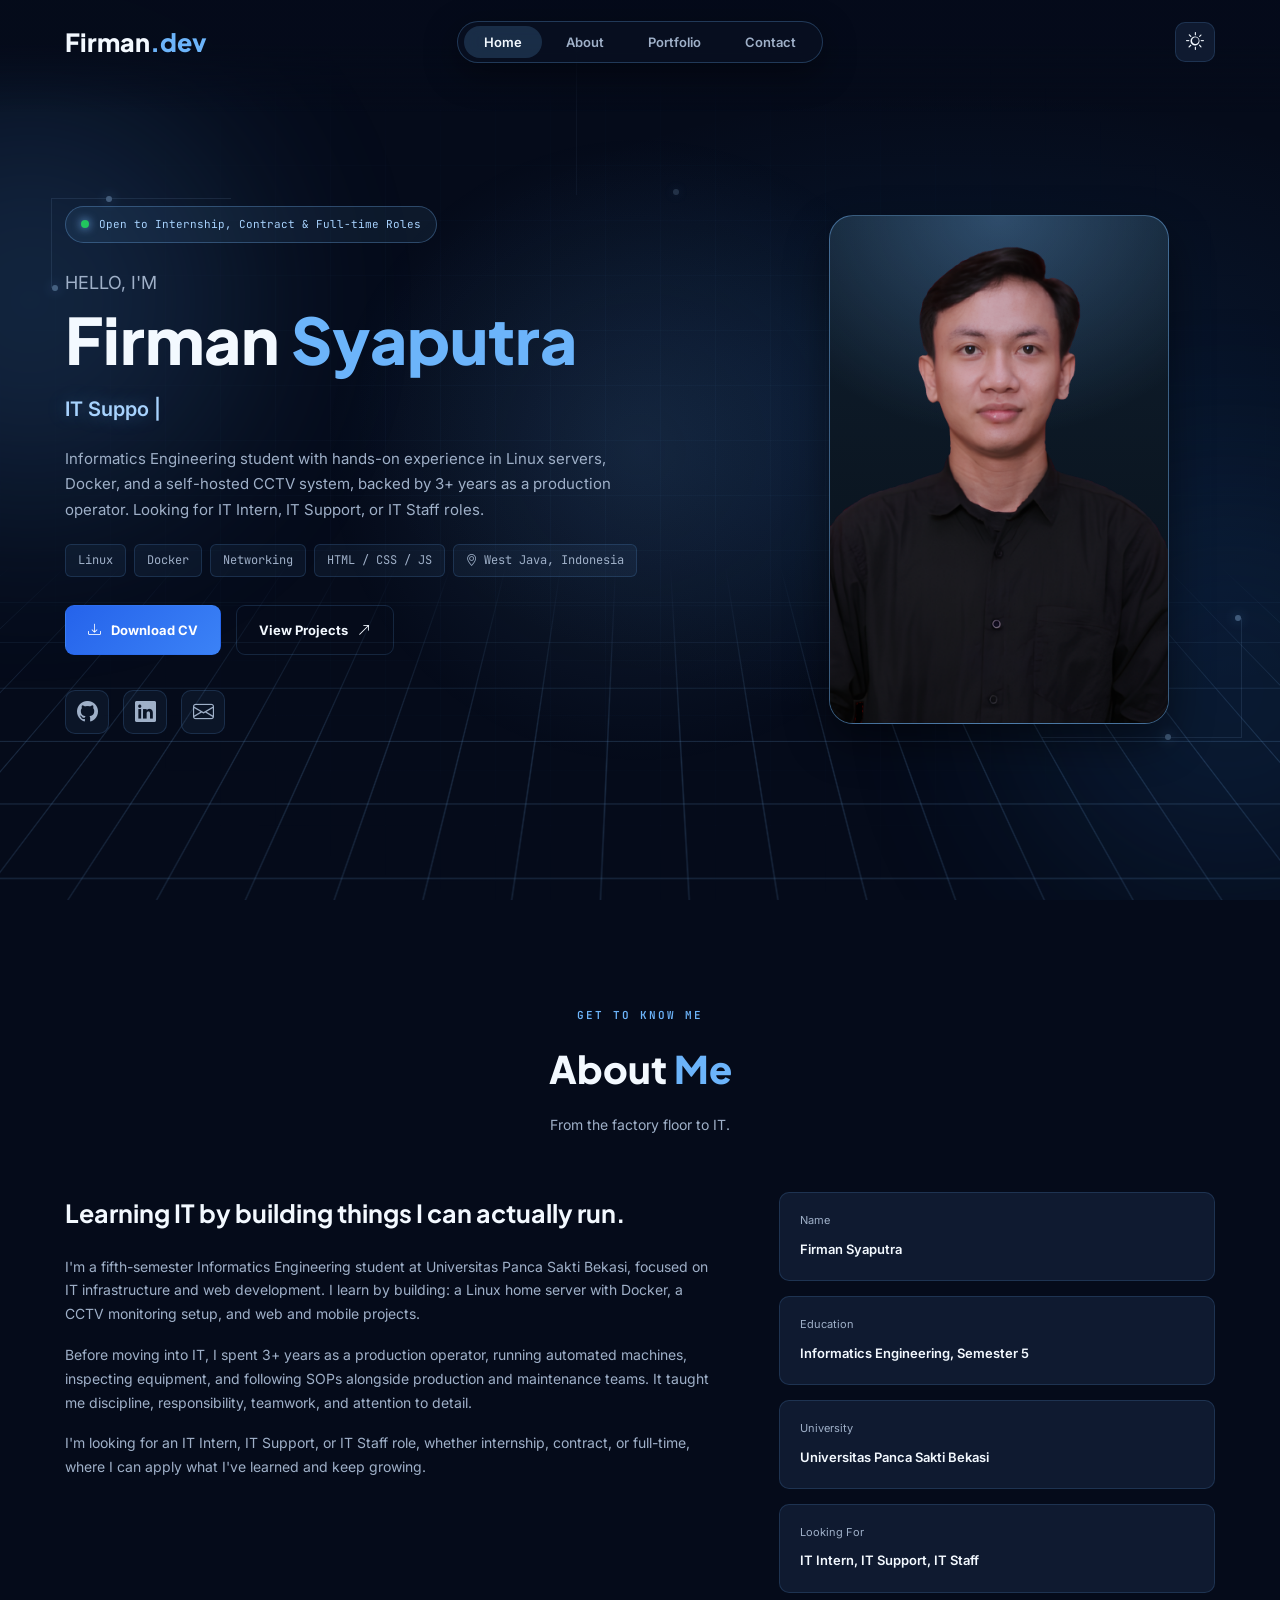
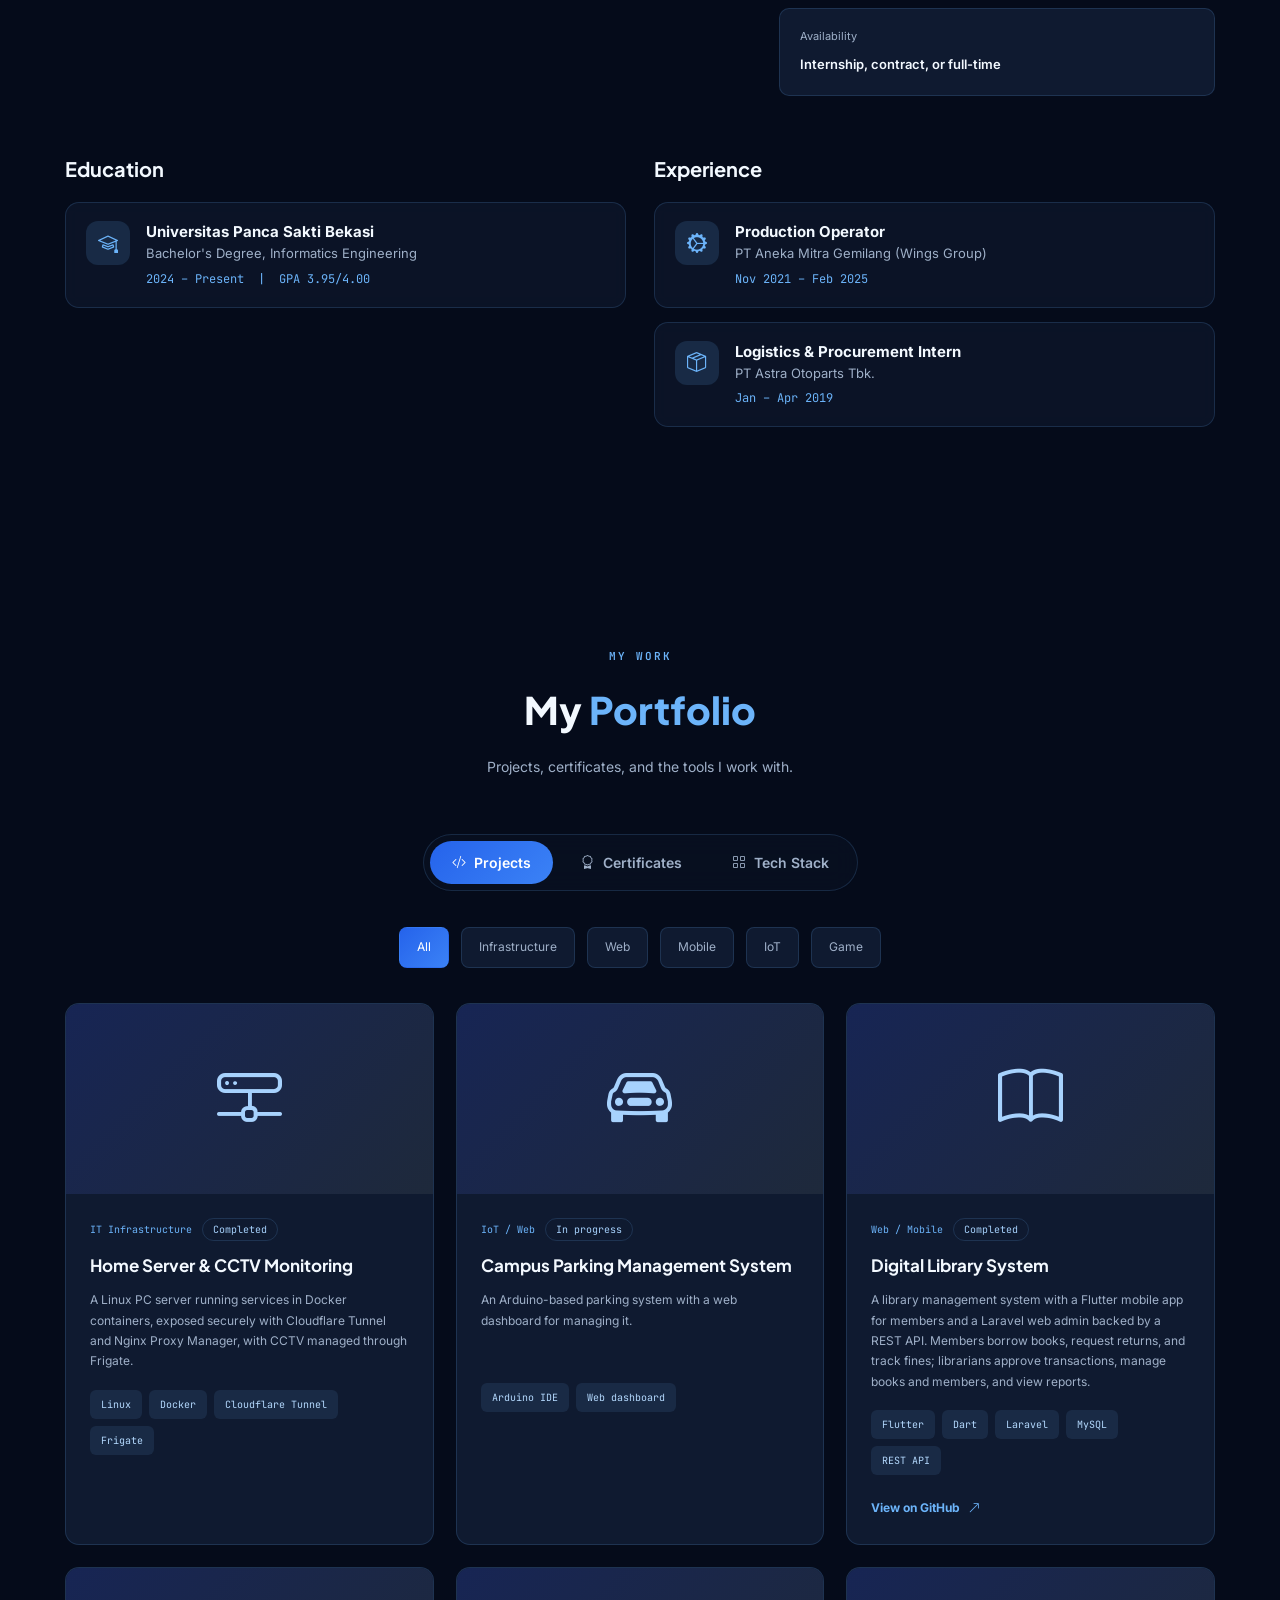
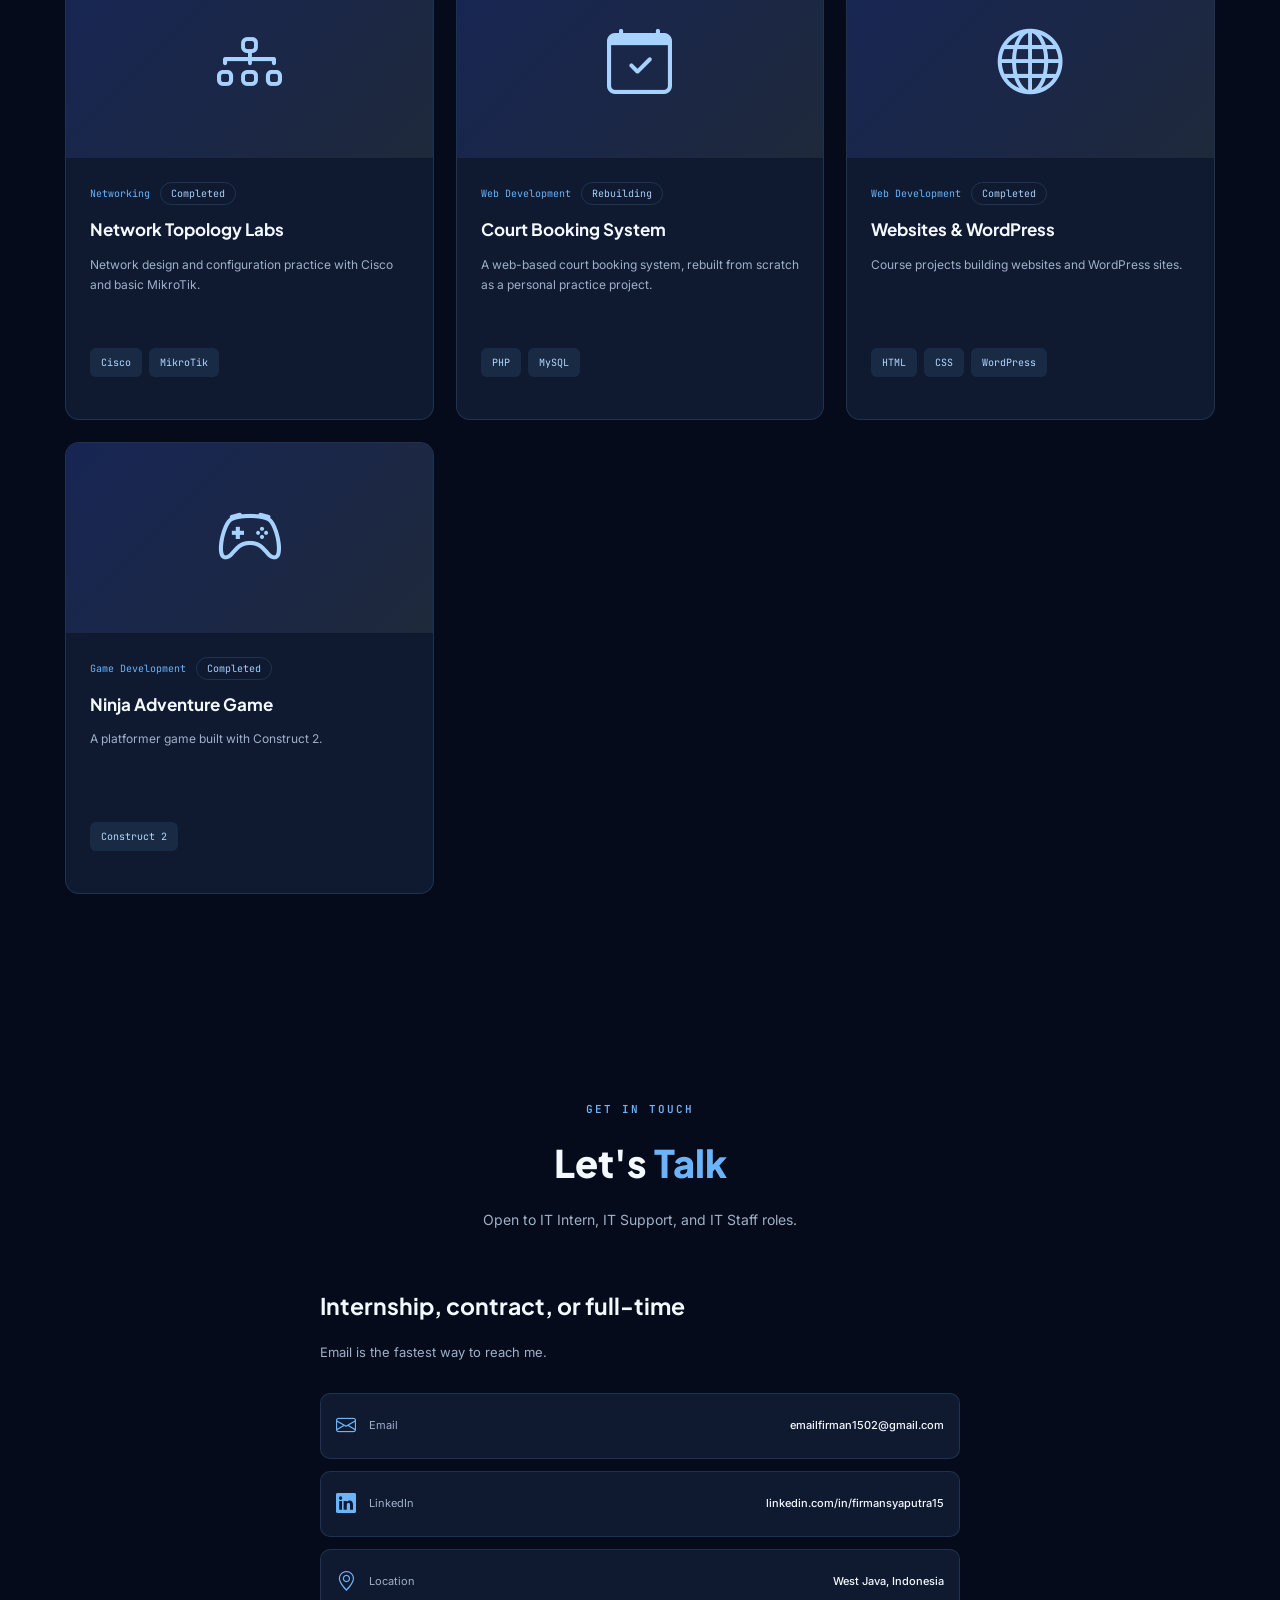
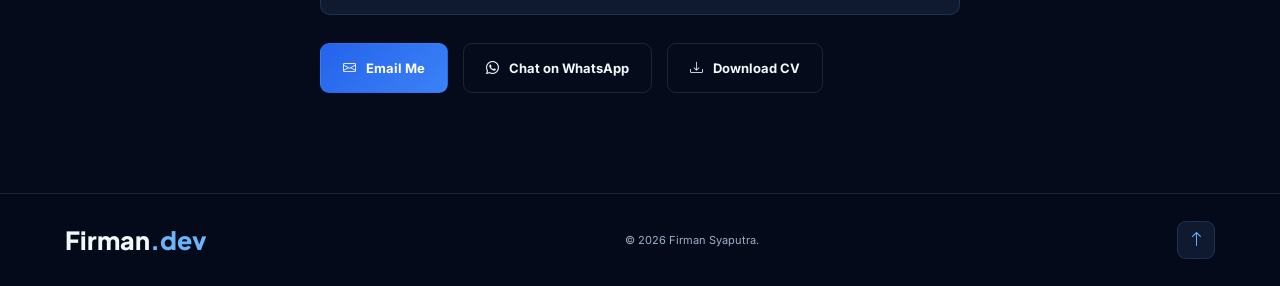
<file: index.html>
<!DOCTYPE html>
<html lang="en">
<head>
    <meta charset="UTF-8">
    <meta name="viewport" content="width=device-width, initial-scale=1.0">

    <meta name="description" content="Firman Syaputra - Informatics Engineering student open to IT Intern, IT Support, and IT Staff roles.">
    <meta name="author" content="Firman Syaputra">

    <title>Firman Syaputra | IT Support &amp; Web Development</title>

    <!-- Google Fonts -->
    <link rel="preconnect" href="https://fonts.googleapis.com">
    <link rel="preconnect" href="https://fonts.gstatic.com" crossorigin>

    <link href="https://fonts.googleapis.com/css2?family=Inter:wght@400;500;600;700&family=JetBrains+Mono:wght@400;500;600&family=Plus+Jakarta+Sans:wght@400;500;600;700;800&display=swap" rel="stylesheet">

    <!-- Bootstrap Icons -->
    <link rel="stylesheet" href="https://cdn.jsdelivr.net/npm/bootstrap-icons@1.11.3/font/bootstrap-icons.min.css">

    <!-- Main CSS -->
    <link rel="stylesheet" href="assets/css/style.css">
</head>

<body>
    <canvas id="starfield" aria-hidden="true"></canvas>

    <!-- ================= NAVBAR ================= -->
    <header class="header">
        <nav class="navbar container">
            <a href="#home" class="logo">Firman<span>.dev</span></a>

            <ul class="nav-menu">
                <li><a href="#home" class="nav-link active">Home</a></li>
                <li><a href="#about" class="nav-link">About</a></li>
                <li><a href="#projects" class="nav-link">Portfolio</a></li>
                <li><a href="#contact" class="nav-link">Contact</a></li>
            </ul>

            <div class="nav-actions">
                <button class="theme-toggle" id="theme-toggle" aria-label="Toggle theme">
                    <i class="bi bi-sun"></i>
                </button>

                <button class="menu-toggle" id="menu-toggle" aria-label="Toggle navigation">
                    <i class="bi bi-list"></i>
                </button>
            </div>
        </nav>
    </header>


    <main>

        
        <!-- ================= HERO ================= -->
        <section class="hero section" id="home">

            <!-- Technology Background -->
            <div class="hero-tech-bg" aria-hidden="true">
                <div class="network-nodes">
                <span></span><span></span>
                <span></span><span></span>
                <span></span><span></span>
                <span></span><span></span>
            </div>

            <svg class="network-lines" viewBox="0 0 1000 600" preserveAspectRatio="none">
                <line x1="120" y1="120" x2="280" y2="210" />
                <line x1="280" y1="210" x2="480" y2="90" />
                <line x1="120" y1="120" x2="180" y2="390" />
                <line x1="180" y1="390" x2="420" y2="450" />
                <line x1="420" y1="450" x2="650" y2="240" />
                <line x1="650" y1="240" x2="850" y2="130" />
                <line x1="650" y1="240" x2="750" y2="480" />
            </svg>

                <div class="tech-grid"></div>
                <div class="tech-glow tech-glow-one"></div>
                <div class="tech-glow tech-glow-two"></div>

                <div class="circuit-lines">
                    <span class="circuit circuit-one"></span>
                    <span class="circuit circuit-two"></span>
                    <span class="circuit circuit-three"></span>
                </div>

                <div class="tech-particles">
                    <span></span>
                    <span></span>
                    <span></span>
                    <span></span>
                    <span></span>
                    <span></span>
                </div>

                <div class="floating-code code-one">&lt;html&gt;</div>
                <div class="floating-code code-four">&lt;/&gt;</div>

            </div>

            <div class="container hero-container">

                <!-- Hero Text -->
                <div class="hero-content">

                    <span class="section-tag">
                        <span class="status-dot"></span>
                        Open to Internship, Contract &amp; Full-time Roles
                    </span>

                    <p class="hero-greeting">HELLO, I'M</p>

                    <h1>
                        Firman <span>Syaputra</span>
                    </h1>

                    <h2 class="hero-role">
                        <span id="typing-text">IT Support &amp; Infrastructure</span>
                        <span class="typing-cursor">|</span>
                    </h2>

                    <p class="hero-description">
                        Informatics Engineering student with hands-on experience in
                        Linux servers, Docker, and a self-hosted CCTV system, backed by
                        3+ years as a production operator. Looking for IT Intern,
                        IT Support, or IT Staff roles.
                    </p>

                    <ul class="hero-skills" aria-label="Key skills">
                        <li>Linux</li>
                        <li>Docker</li>
                        <li>Networking</li>
                        <li>HTML / CSS / JS</li>
                        <li><i class="bi bi-geo-alt"></i> West Java, Indonesia</li>
                    </ul>

                    <div class="hero-buttons">

                        <a href="assets/Firman-Syaputra-CV.pdf" class="btn btn-primary" download>
                            <i class="bi bi-download"></i>
                            Download CV
                        </a>

                        <a href="#projects" class="btn btn-outline">
                            View Projects
                            <i class="bi bi-arrow-up-right"></i>
                        </a>

                    </div>

                    <div class="hero-socials">

                        <a href="https://github.com/fayermennn28" target="_blank" rel="noopener noreferrer" aria-label="GitHub">
                            <i class="bi bi-github"></i>
                        </a>

                        <a href="https://www.linkedin.com/in/firmansyaputra15" target="_blank" rel="noopener noreferrer" aria-label="LinkedIn">
                            <i class="bi bi-linkedin"></i>
                        </a>

                        <a href="mailto:emailfirman1502@gmail.com"
                        aria-label="Email">
                            <i class="bi bi-envelope"></i>
                        </a>

                    </div>

                </div>

                <!-- Hero Profile -->
                <div class="hero-visual">

                    <div class="profile-glow"></div>

                    <div class="profile-frame">

                        <img
                            src="assets/images/profile.png"
                            alt="Firman Syaputra"
                            class="profile-photo"
                        >

                    </div>

                    <div class="floating-card">
                        <i class="bi bi-code-slash"></i>
                        <span>Building & Learning</span>
                    </div>

                    <div class="floating-tech-card tech-card-one">
                        <i class="bi bi-cpu"></i>
                        <span>Technology</span>
                    </div>

                    <div class="floating-tech-card tech-card-two">
                        <i class="bi bi-terminal"></i>
                        <span>Developer</span>
                    </div>

                </div>

            </div>

        </section>




        <!-- ================= ABOUT ================= -->
            <section class="about section" id="about">
                <div class="container">
                    <div class="section-heading">
                        <span class="section-label">GET TO KNOW ME</span>
                        <h2>About <span>Me</span></h2>
                        <p>From the factory floor to IT.</p>
                    </div>
                    <div class="about-content">
                        <div class="about-text">
                            <h3>Learning IT by building things I can actually run.</h3>
                            <p>I'm a fifth-semester Informatics Engineering student at Universitas Panca Sakti Bekasi, focused on IT infrastructure and web development. I learn by building: a Linux home server with Docker, a CCTV monitoring setup, and web and mobile projects.</p>
                            <p>Before moving into IT, I spent 3+ years as a production operator, running automated machines, inspecting equipment, and following SOPs alongside production and maintenance teams. It taught me discipline, responsibility, teamwork, and attention to detail.</p>
                            <p>I'm looking for an IT Intern, IT Support, or IT Staff role, whether internship, contract, or full-time, where I can apply what I've learned and keep growing.</p>
                        </div>
                        <div class="about-info">
                            <div class="info-item"><span>Name</span><strong>Firman Syaputra</strong></div>
                            <div class="info-item"><span>Education</span><strong>Informatics Engineering, Semester 5</strong></div>
                            <div class="info-item"><span>University</span><strong>Universitas Panca Sakti Bekasi</strong></div>
                            <div class="info-item"><span>Looking For</span><strong>IT Intern, IT Support, IT Staff</strong></div>
                            <div class="info-item"><span>Availability</span><strong>Internship, contract, or full-time</strong></div>
                        </div>
                    </div>
                
                    <div class="edu-exp">
                        <div class="edu-col">
                            <h3>Education</h3>
                            <div class="info-card"><div class="info-icon"><i class="bi bi-mortarboard"></i></div>
                                <div><strong>Universitas Panca Sakti Bekasi</strong><span>Bachelor's Degree, Informatics Engineering</span><em>2024 &ndash; Present &nbsp;|&nbsp; GPA 3.95/4.00</em></div></div>
                        </div>
                        <div class="edu-col">
                            <h3>Experience</h3>
                            <div class="info-card"><div class="info-icon"><i class="bi bi-gear-wide-connected"></i></div>
                                <div><strong>Production Operator</strong><span>PT Aneka Mitra Gemilang (Wings Group)</span><em>Nov 2021 &ndash; Feb 2025</em></div></div>
                            <div class="info-card"><div class="info-icon"><i class="bi bi-box-seam"></i></div>
                                <div><strong>Logistics &amp; Procurement Intern</strong><span>PT Astra Otoparts Tbk.</span><em>Jan &ndash; Apr 2019</em></div></div>
                        </div>
                    </div>
                </div>
            </section>



        <!-- ================= SKILLS ================= -->



        <!-- ================= PROJECTS ================= -->
        <section class="projects section" id="projects">
            <div class="container">
                <div class="section-heading">
                    <span class="section-label">MY WORK</span>
                    <h2>My <span>Portfolio</span></h2>
                    <p>Projects, certificates, and the tools I work with.</p>
                </div>
                <div class="portfolio-tabs" role="tablist">
                    <button class="portfolio-tab active" data-tab="tab-projects" role="tab"><i class="bi bi-code-slash"></i> Projects</button>
                    <button class="portfolio-tab" data-tab="tab-certs" role="tab"><i class="bi bi-award"></i> Certificates</button>
                    <button class="portfolio-tab" data-tab="tab-stack" role="tab"><i class="bi bi-grid"></i> Tech Stack</button>
                </div>
                <div class="portfolio-panel" id="tab-projects">
                    <div class="project-filters">
                    <button class="filter-btn active" data-filter="all">All</button>
                    <button class="filter-btn" data-filter="infrastructure">Infrastructure</button>
                    <button class="filter-btn" data-filter="web">Web</button>
                    <button class="filter-btn" data-filter="mobile">Mobile</button>
                    <button class="filter-btn" data-filter="iot">IoT</button>
                    <button class="filter-btn" data-filter="game">Game</button>
                </div>
                    <div class="projects-grid">
                    <article class="project-card" data-category="infrastructure">
                        <div class="project-image"><i class="bi bi-hdd-network"></i></div>
                        <div class="project-content">
                            <div class="project-meta"><span class="project-category">IT Infrastructure</span><span class="project-status">Completed</span></div>
                            <h3>Home Server &amp; CCTV Monitoring</h3>
                            <p>A Linux PC server running services in Docker containers, exposed securely with Cloudflare Tunnel and Nginx Proxy Manager, with CCTV managed through Frigate.</p>
                            <div class="project-tags"><span>Linux</span><span>Docker</span><span>Cloudflare Tunnel</span><span>Frigate</span></div>
                            <!-- Tambahkan link "View Details" ke halaman detail/repo setelah dokumentasi siap -->
                        </div>
                    </article>
                    <article class="project-card" data-category="iot web">
                        <div class="project-image"><i class="bi bi-car-front"></i></div>
                        <div class="project-content">
                            <div class="project-meta"><span class="project-category">IoT / Web</span><span class="project-status">In progress</span></div>
                            <h3>Campus Parking Management System</h3>
                            <p>An Arduino-based parking system with a web dashboard for managing it.</p>
                            <div class="project-tags"><span>Arduino IDE</span><span>Web dashboard</span></div>
                            <!-- Tambahkan link "View Details" ke halaman detail/repo setelah dokumentasi siap -->
                        </div>
                    </article>
                    <article class="project-card" data-category="web mobile">
                        <div class="project-image"><i class="bi bi-book"></i></div>
                        <div class="project-content">
                            <div class="project-meta"><span class="project-category">Web / Mobile</span><span class="project-status">Completed</span></div>
                            <h3>Digital Library System</h3>
                            <p>A library management system with a Flutter mobile app for members and a Laravel web admin backed by a REST API. Members borrow books, request returns, and track fines; librarians approve transactions, manage books and members, and view reports.</p>
                            <div class="project-tags"><span>Flutter</span><span>Dart</span><span>Laravel</span><span>MySQL</span><span>REST API</span></div>
                            <a href="https://github.com/fayermennn28/perpustakaan-app" class="project-link" target="_blank" rel="noopener noreferrer">View on GitHub <i class="bi bi-arrow-up-right"></i></a>
                        </div>
                    </article>
                    <article class="project-card" data-category="infrastructure">
                        <div class="project-image"><i class="bi bi-diagram-3"></i></div>
                        <div class="project-content">
                            <div class="project-meta"><span class="project-category">Networking</span><span class="project-status">Completed</span></div>
                            <h3>Network Topology Labs</h3>
                            <p>Network design and configuration practice with Cisco and basic MikroTik.</p>
                            <div class="project-tags"><span>Cisco</span><span>MikroTik</span></div>
                            <!-- Tambahkan link "View Details" ke halaman detail/repo setelah dokumentasi siap -->
                        </div>
                    </article>
                    <article class="project-card" data-category="web">
                        <div class="project-image"><i class="bi bi-calendar-check"></i></div>
                        <div class="project-content">
                            <div class="project-meta"><span class="project-category">Web Development</span><span class="project-status">Rebuilding</span></div>
                            <h3>Court Booking System</h3>
                            <p>A web-based court booking system, rebuilt from scratch as a personal practice project.</p>
                            <div class="project-tags"><span>PHP</span><span>MySQL</span></div>
                            <!-- Tambahkan link "View Details" ke halaman detail/repo setelah dokumentasi siap -->
                        </div>
                    </article>
                    <article class="project-card" data-category="web">
                        <div class="project-image"><i class="bi bi-globe"></i></div>
                        <div class="project-content">
                            <div class="project-meta"><span class="project-category">Web Development</span><span class="project-status">Completed</span></div>
                            <h3>Websites &amp; WordPress</h3>
                            <p>Course projects building websites and WordPress sites.</p>
                            <div class="project-tags"><span>HTML</span><span>CSS</span><span>WordPress</span></div>
                            <!-- Tambahkan link "View Details" ke halaman detail/repo setelah dokumentasi siap -->
                        </div>
                    </article>
                    <article class="project-card" data-category="game">
                        <div class="project-image"><i class="bi bi-controller"></i></div>
                        <div class="project-content">
                            <div class="project-meta"><span class="project-category">Game Development</span><span class="project-status">Completed</span></div>
                            <h3>Ninja Adventure Game</h3>
                            <p>A platformer game built with Construct 2.</p>
                            <div class="project-tags"><span>Construct 2</span></div>
                            <!-- Tambahkan link "View Details" ke halaman detail/repo setelah dokumentasi siap -->
                        </div>
                    </article>
                </div>
                </div>
                <div class="portfolio-panel" id="tab-certs" hidden>
                    <div class="cert-grid">
                        <div class="info-card"><div class="info-icon"><i class="bi bi-patch-check"></i></div>
                            <div><strong>BNSP Competency Certification</strong><span>KKNI Level II in Computer and Network Engineering</span><em>Issued 2020 &nbsp;|&nbsp; Valid through 2023</em></div></div>
                        <!-- Tambah sertifikat lain dengan menyalin blok info-card di atas -->
                    </div>
                </div>
                <div class="portfolio-panel" id="tab-stack" hidden>
                    <div class="stack-grid"><div class="stack-tile"><img src="https://cdn.simpleicons.org/linux" alt="" loading="lazy" onerror="this.hidden=true;this.nextElementSibling.hidden=false"><i class="bi bi-terminal" hidden></i><b>Linux</b></div><div class="stack-tile"><img src="https://cdn.simpleicons.org/docker" alt="" loading="lazy" onerror="this.hidden=true;this.nextElementSibling.hidden=false"><i class="bi bi-box-seam" hidden></i><b>Docker</b></div><div class="stack-tile"><img src="https://cdn.simpleicons.org/nginxproxymanager" alt="" loading="lazy" onerror="this.hidden=true;this.nextElementSibling.hidden=false"><i class="bi bi-shield-lock" hidden></i><b>Nginx Proxy Manager</b></div><div class="stack-tile"><img src="https://cdn.simpleicons.org/cloudflare" alt="" loading="lazy" onerror="this.hidden=true;this.nextElementSibling.hidden=false"><i class="bi bi-cloud-arrow-up" hidden></i><b>Cloudflare Tunnel</b></div><div class="stack-tile"><i class="bi bi-camera-video"></i><b>Frigate</b></div><div class="stack-tile"><img src="https://cdn.simpleicons.org/cisco" alt="" loading="lazy" onerror="this.hidden=true;this.nextElementSibling.hidden=false"><i class="bi bi-diagram-3" hidden></i><b>Cisco</b><small>topology</small></div><div class="stack-tile"><img src="https://cdn.simpleicons.org/mikrotik" class="logo-mono" alt="" loading="lazy" onerror="this.hidden=true;this.nextElementSibling.hidden=false"><i class="bi bi-router" hidden></i><b>MikroTik</b><small>basic</small></div><div class="stack-tile"><img src="https://cdn.simpleicons.org/html5" alt="" loading="lazy" onerror="this.hidden=true;this.nextElementSibling.hidden=false"><i class="bi bi-code-slash" hidden></i><b>HTML</b></div><div class="stack-tile"><img src="https://cdn.simpleicons.org/css3" alt="" loading="lazy" onerror="this.hidden=true;this.nextElementSibling.hidden=false"><i class="bi bi-braces" hidden></i><b>CSS</b></div><div class="stack-tile"><img src="https://cdn.simpleicons.org/javascript" alt="" loading="lazy" onerror="this.hidden=true;this.nextElementSibling.hidden=false"><i class="bi bi-braces" hidden></i><b>JavaScript</b></div><div class="stack-tile"><img src="https://cdn.simpleicons.org/php" alt="" loading="lazy" onerror="this.hidden=true;this.nextElementSibling.hidden=false"><i class="bi bi-file-earmark-code" hidden></i><b>PHP</b></div><div class="stack-tile"><img src="https://cdn.simpleicons.org/laravel" alt="" loading="lazy" onerror="this.hidden=true;this.nextElementSibling.hidden=false"><i class="bi bi-layers" hidden></i><b>Laravel</b><small>first project</small></div><div class="stack-tile"><img src="https://cdn.simpleicons.org/mysql" alt="" loading="lazy" onerror="this.hidden=true;this.nextElementSibling.hidden=false"><i class="bi bi-database" hidden></i><b>MySQL</b><small>XAMPP</small></div><div class="stack-tile"><img src="https://cdn.simpleicons.org/wordpress" alt="" loading="lazy" onerror="this.hidden=true;this.nextElementSibling.hidden=false"><i class="bi bi-wordpress" hidden></i><b>WordPress</b><small>basic</small></div><div class="stack-tile"><img src="https://cdn.simpleicons.org/flutter" alt="" loading="lazy" onerror="this.hidden=true;this.nextElementSibling.hidden=false"><i class="bi bi-phone" hidden></i><b>Flutter</b></div><div class="stack-tile"><img src="https://cdn.simpleicons.org/dart" alt="" loading="lazy" onerror="this.hidden=true;this.nextElementSibling.hidden=false"><i class="bi bi-lightning-charge" hidden></i><b>Dart</b></div><div class="stack-tile"><img src="https://cdn.simpleicons.org/arduino" alt="" loading="lazy" onerror="this.hidden=true;this.nextElementSibling.hidden=false"><i class="bi bi-cpu" hidden></i><b>Arduino</b><small>IDE</small></div><div class="stack-tile"><i class="bi bi-controller"></i><b>Construct 2</b></div><div class="stack-tile"><img src="https://cdn.simpleicons.org/visualstudiocode" alt="" loading="lazy" onerror="this.hidden=true;this.nextElementSibling.hidden=false"><i class="bi bi-code-square" hidden></i><b>VS Code</b></div><div class="stack-tile"><img src="https://cdn.simpleicons.org/androidstudio" alt="" loading="lazy" onerror="this.hidden=true;this.nextElementSibling.hidden=false"><i class="bi bi-android2" hidden></i><b>Android Studio</b></div><div class="stack-tile"><img src="https://cdn.simpleicons.org/git" alt="" loading="lazy" onerror="this.hidden=true;this.nextElementSibling.hidden=false"><i class="bi bi-git" hidden></i><b>Git</b></div><div class="stack-tile"><img src="https://cdn.simpleicons.org/github" class="logo-mono" alt="" loading="lazy" onerror="this.hidden=true;this.nextElementSibling.hidden=false"><i class="bi bi-github" hidden></i><b>GitHub</b></div></div>
                </div>
            </div>
        </section>


        <!-- ================= EXPERIENCE ================= -->



        <!-- ================= CONTACT ================= -->
        <section class="contact section" id="contact">
            <div class="container">
                <div class="section-heading">
                    <span class="section-label">GET IN TOUCH</span>
                    <h2>Let's <span>Talk</span></h2>
                    <p>Open to IT Intern, IT Support, and IT Staff roles.</p>
                </div>
                <div class="contact-content">
                    <div class="contact-info">
                        <h3>Internship, contract, or full-time</h3>
                        <p>Email is the fastest way to reach me.</p>
                        <a class="contact-item" href="mailto:emailfirman1502@gmail.com"><i class="bi bi-envelope"></i><span>Email</span><strong>emailfirman1502@gmail.com</strong></a>
                        <a class="contact-item" href="https://www.linkedin.com/in/firmansyaputra15" target="_blank" rel="noopener noreferrer"><i class="bi bi-linkedin"></i><span>LinkedIn</span><strong>linkedin.com/in/firmansyaputra15</strong></a>
                        <div class="contact-item"><i class="bi bi-geo-alt"></i><span>Location</span><strong>West Java, Indonesia</strong></div>
                        <div class="contact-actions">
                            <a href="mailto:emailfirman1502@gmail.com" class="btn btn-primary"><i class="bi bi-envelope"></i> Email Me</a>
                            <a href="https://wa.me/6289663449595" class="btn btn-outline" target="_blank" rel="noopener noreferrer"><i class="bi bi-whatsapp"></i> Chat on WhatsApp</a>
                            <a href="assets/Firman-Syaputra-CV.pdf" class="btn btn-outline" download><i class="bi bi-download"></i> Download CV</a>
                        </div>
                    </div>
                </div>
            </div>
        </section>

    </main>


    <!-- ================= FOOTER ================= -->
    <footer class="footer">
        <div class="container footer-content">
            <a href="#home" class="logo">Firman<span>.dev</span></a>

            <p>
                &copy; 2026 Firman Syaputra.
            </p>

            <a href="#home" class="back-to-top" aria-label="Back to top">
                <i class="bi bi-arrow-up"></i>
            </a>
        </div>
    </footer>


    <!-- Main JavaScript -->
    <script src="assets/js/script.js"></script>

</body>
</html>
</file>
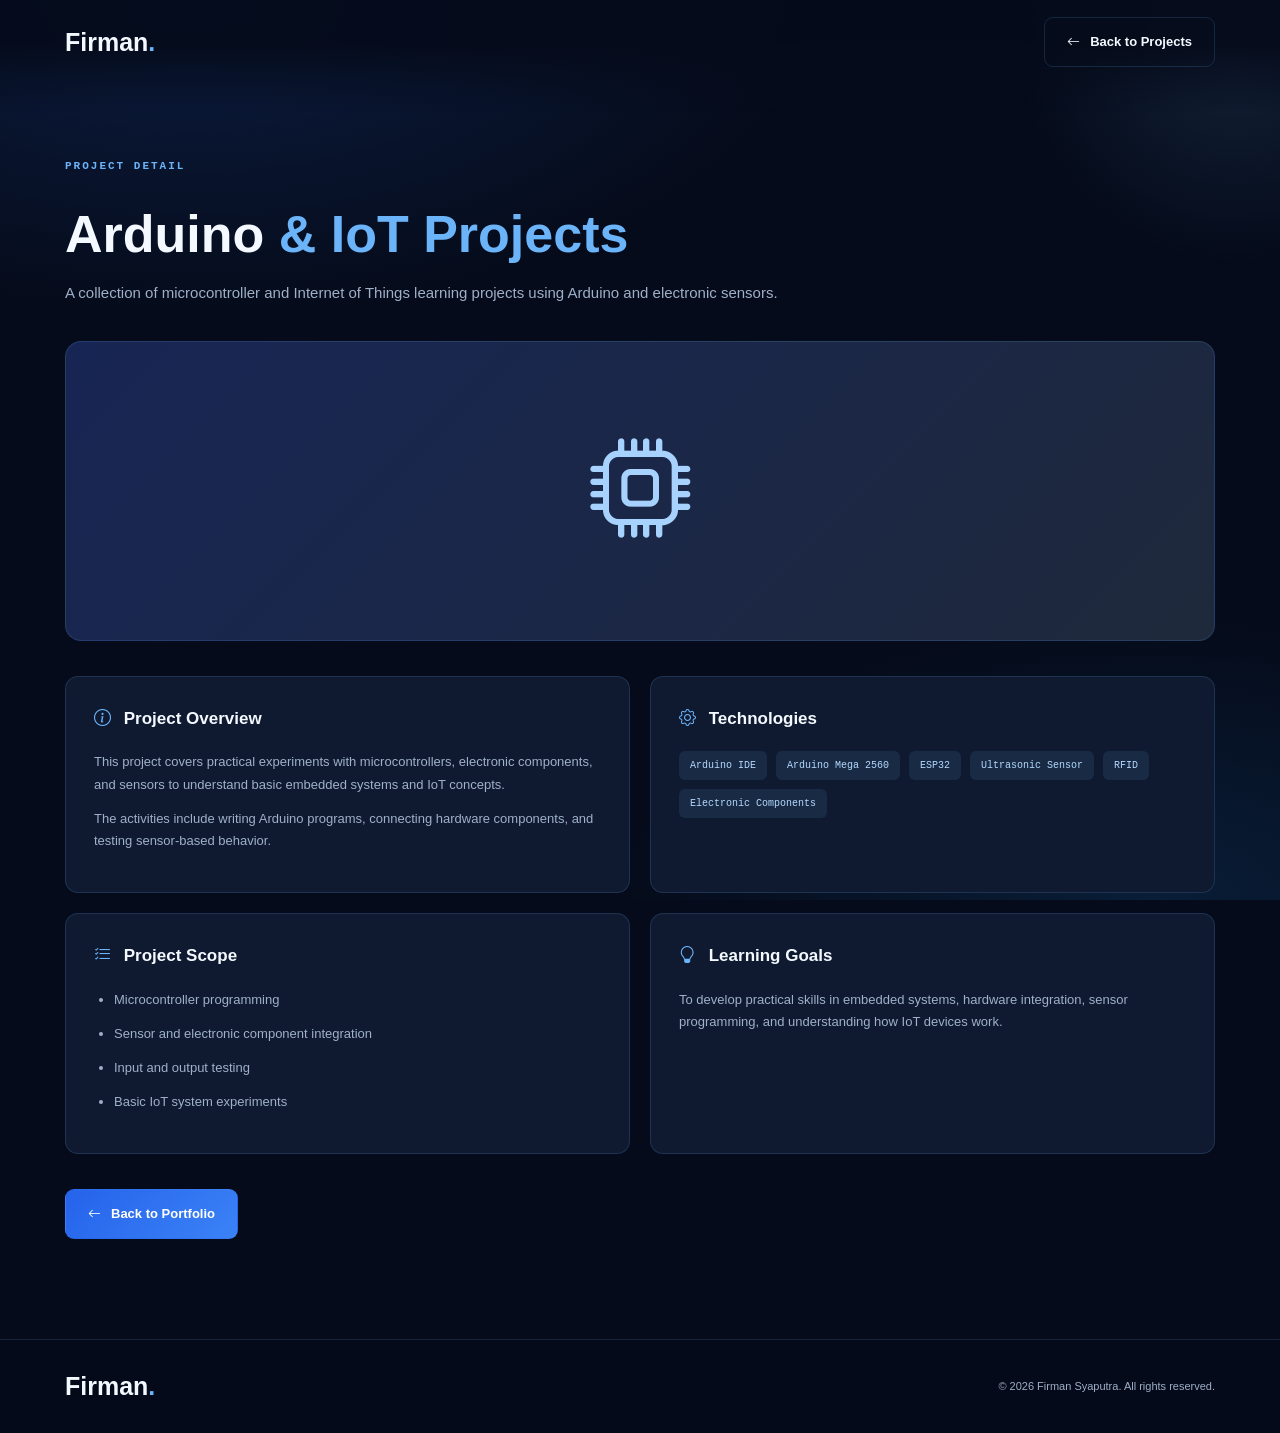
<file: projects/arduino-iot.html>
<!DOCTYPE html>
<html lang="en">
<head>
    <meta charset="UTF-8">
    <meta name="viewport" content="width=device-width, initial-scale=1.0">
    <title>Arduino & IoT Projects | Firman Syaputra</title>

    <link rel="stylesheet" href="../assets/css/style.css">
    <link rel="stylesheet" href="https://cdn.jsdelivr.net/npm/bootstrap-icons@1.11.3/font/bootstrap-icons.min.css">
</head>
<body>

    <header class="header">
        <nav class="navbar container">
            <a href="../index.html" class="logo">Firman<span>.</span></a>
            <a href="../index.html#projects" class="btn btn-outline">
                <i class="bi bi-arrow-left"></i> Back to Projects
            </a>
        </nav>
    </header>

    <main class="project-detail section">
        <div class="container">

            <span class="section-label">PROJECT DETAIL</span>

            <h1>Arduino <span>& IoT Projects</span></h1>

            <p class="detail-description">
                A collection of microcontroller and Internet of Things
                learning projects using Arduino and electronic sensors.
            </p>

            <div class="detail-image">
                <i class="bi bi-cpu"></i>
            </div>

            <div class="detail-grid">

                <section class="detail-card">
                    <h2><i class="bi bi-info-circle"></i> Project Overview</h2>
                    <p>
                        This project covers practical experiments with
                        microcontrollers, electronic components, and
                        sensors to understand basic embedded systems
                        and IoT concepts.
                    </p>
                    <p>
                        The activities include writing Arduino programs,
                        connecting hardware components, and testing
                        sensor-based behavior.
                    </p>
                </section>

                <section class="detail-card">
                    <h2><i class="bi bi-gear"></i> Technologies</h2>
                    <div class="skill-tags">
                        <span>Arduino IDE</span>
                        <span>Arduino Mega 2560</span>
                        <span>ESP32</span>
                        <span>Ultrasonic Sensor</span>
                        <span>RFID</span>
                        <span>Electronic Components</span>
                    </div>
                </section>

                <section class="detail-card">
                    <h2><i class="bi bi-list-check"></i> Project Scope</h2>
                    <ul>
                        <li>Microcontroller programming</li>
                        <li>Sensor and electronic component integration</li>
                        <li>Input and output testing</li>
                        <li>Basic IoT system experiments</li>
                    </ul>
                </section>

                <section class="detail-card">
                    <h2><i class="bi bi-lightbulb"></i> Learning Goals</h2>
                    <p>
                        To develop practical skills in embedded systems,
                        hardware integration, sensor programming, and
                        understanding how IoT devices work.
                    </p>
                </section>

            </div>

            <a href="../index.html#projects" class="btn btn-primary">
                <i class="bi bi-arrow-left"></i> Back to Portfolio
            </a>

        </div>
    </main>

    <footer class="footer">
        <div class="container footer-content">
            <a href="../index.html" class="logo">Firman<span>.</span></a>
            <p>&copy; 2026 Firman Syaputra. All rights reserved.</p>
        </div>
    </footer>

</body>
</html>
</file>
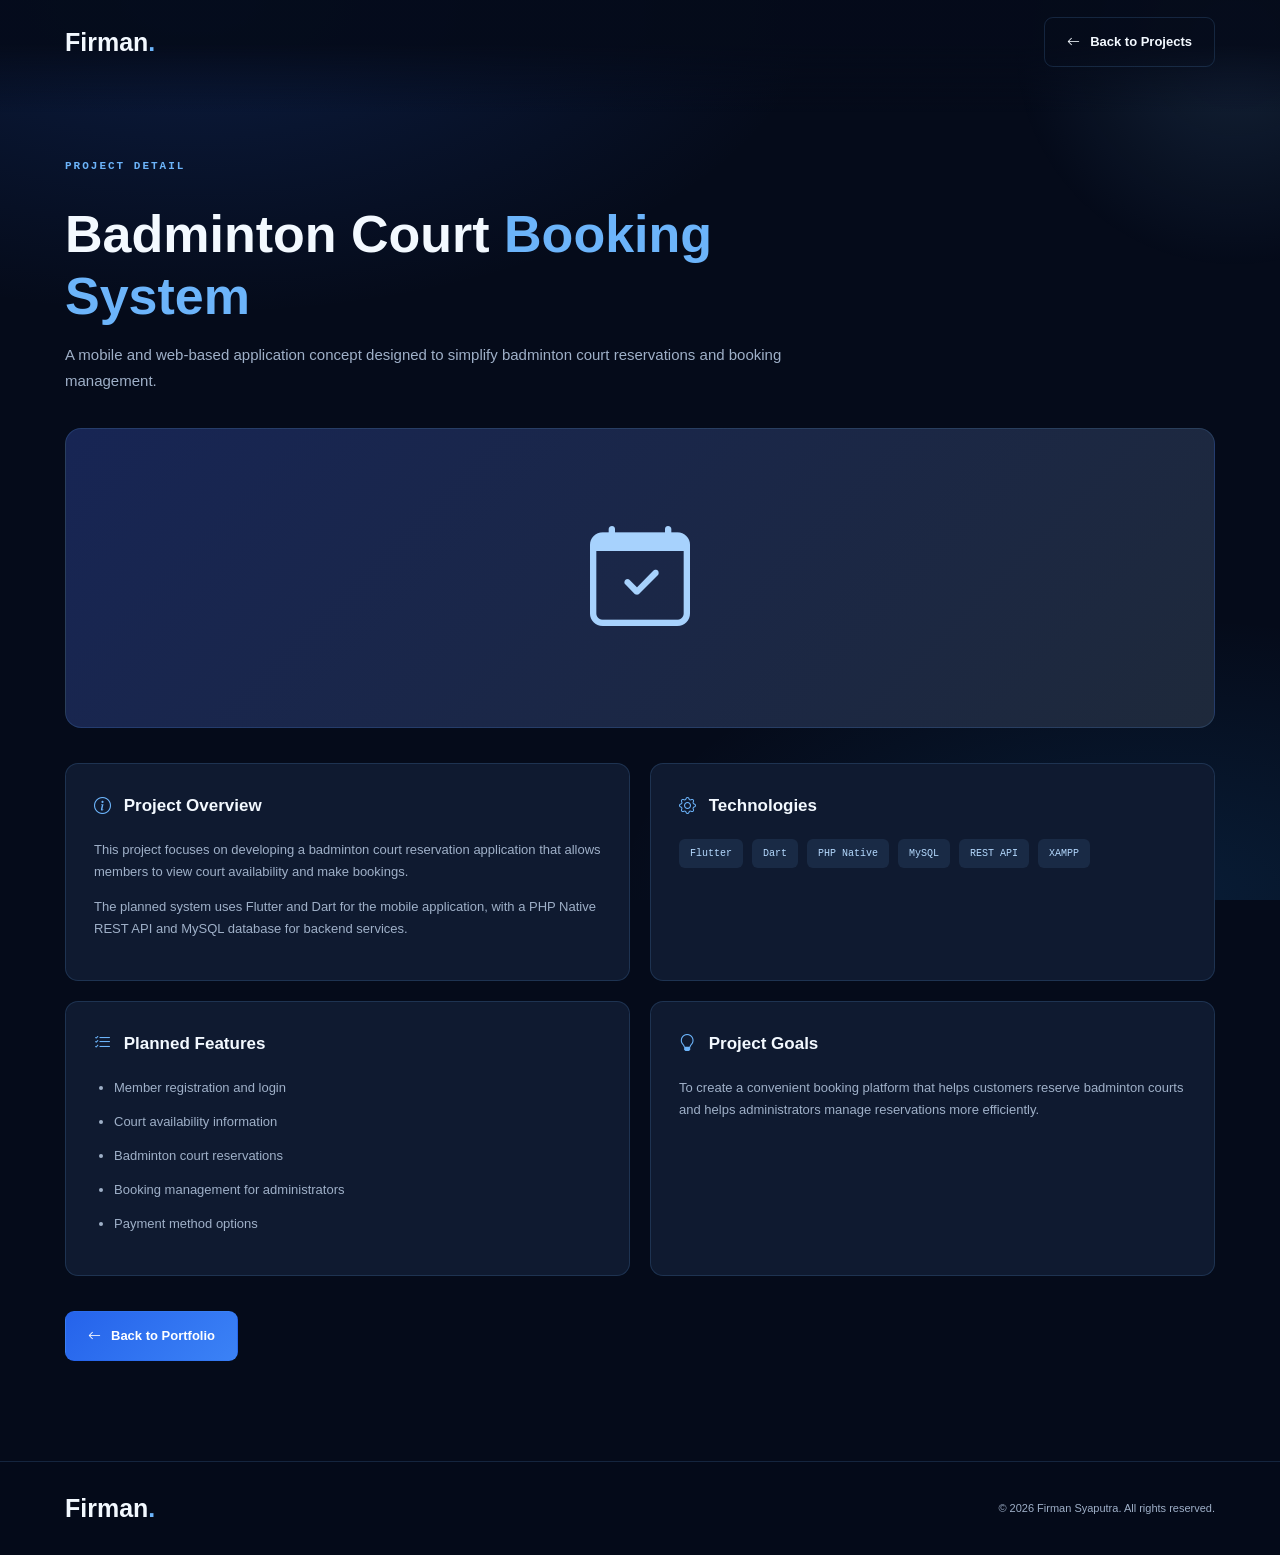
<file: projects/badminton-booking.html>
<!DOCTYPE html>
<html lang="en">
<head>
    <meta charset="UTF-8">
    <meta name="viewport" content="width=device-width, initial-scale=1.0">
    <title>Badminton Court Booking System | Firman Syaputra</title>

    <link rel="stylesheet" href="../assets/css/style.css">
    <link rel="stylesheet" href="https://cdn.jsdelivr.net/npm/bootstrap-icons@1.11.3/font/bootstrap-icons.min.css">
</head>
<body>

    <header class="header">
        <nav class="navbar container">
            <a href="../index.html" class="logo">Firman<span>.</span></a>
            <a href="../index.html#projects" class="btn btn-outline">
                <i class="bi bi-arrow-left"></i> Back to Projects
            </a>
        </nav>
    </header>

    <main class="project-detail section">
        <div class="container">

            <span class="section-label">PROJECT DETAIL</span>

            <h1>Badminton Court <span>Booking System</span></h1>

            <p class="detail-description">
                A mobile and web-based application concept designed
                to simplify badminton court reservations and booking
                management.
            </p>

            <div class="detail-image">
                <i class="bi bi-calendar-check"></i>
            </div>

            <div class="detail-grid">

                <section class="detail-card">
                    <h2><i class="bi bi-info-circle"></i> Project Overview</h2>
                    <p>
                        This project focuses on developing a badminton
                        court reservation application that allows members
                        to view court availability and make bookings.
                    </p>
                    <p>
                        The planned system uses Flutter and Dart for
                        the mobile application, with a PHP Native REST API
                        and MySQL database for backend services.
                    </p>
                </section>

                <section class="detail-card">
                    <h2><i class="bi bi-gear"></i> Technologies</h2>
                    <div class="skill-tags">
                        <span>Flutter</span>
                        <span>Dart</span>
                        <span>PHP Native</span>
                        <span>MySQL</span>
                        <span>REST API</span>
                        <span>XAMPP</span>
                    </div>
                </section>

                <section class="detail-card">
                    <h2><i class="bi bi-list-check"></i> Planned Features</h2>
                    <ul>
                        <li>Member registration and login</li>
                        <li>Court availability information</li>
                        <li>Badminton court reservations</li>
                        <li>Booking management for administrators</li>
                        <li>Payment method options</li>
                    </ul>
                </section>

                <section class="detail-card">
                    <h2><i class="bi bi-lightbulb"></i> Project Goals</h2>
                    <p>
                        To create a convenient booking platform that
                        helps customers reserve badminton courts and
                        helps administrators manage reservations
                        more efficiently.
                    </p>
                </section>

            </div>

            <a href="../index.html#projects" class="btn btn-primary">
                <i class="bi bi-arrow-left"></i> Back to Portfolio
            </a>

        </div>
    </main>

    <footer class="footer">
        <div class="container footer-content">
            <a href="../index.html" class="logo">Firman<span>.</span></a>
            <p>&copy; 2026 Firman Syaputra. All rights reserved.</p>
        </div>
    </footer>

</body>
</html>
</file>
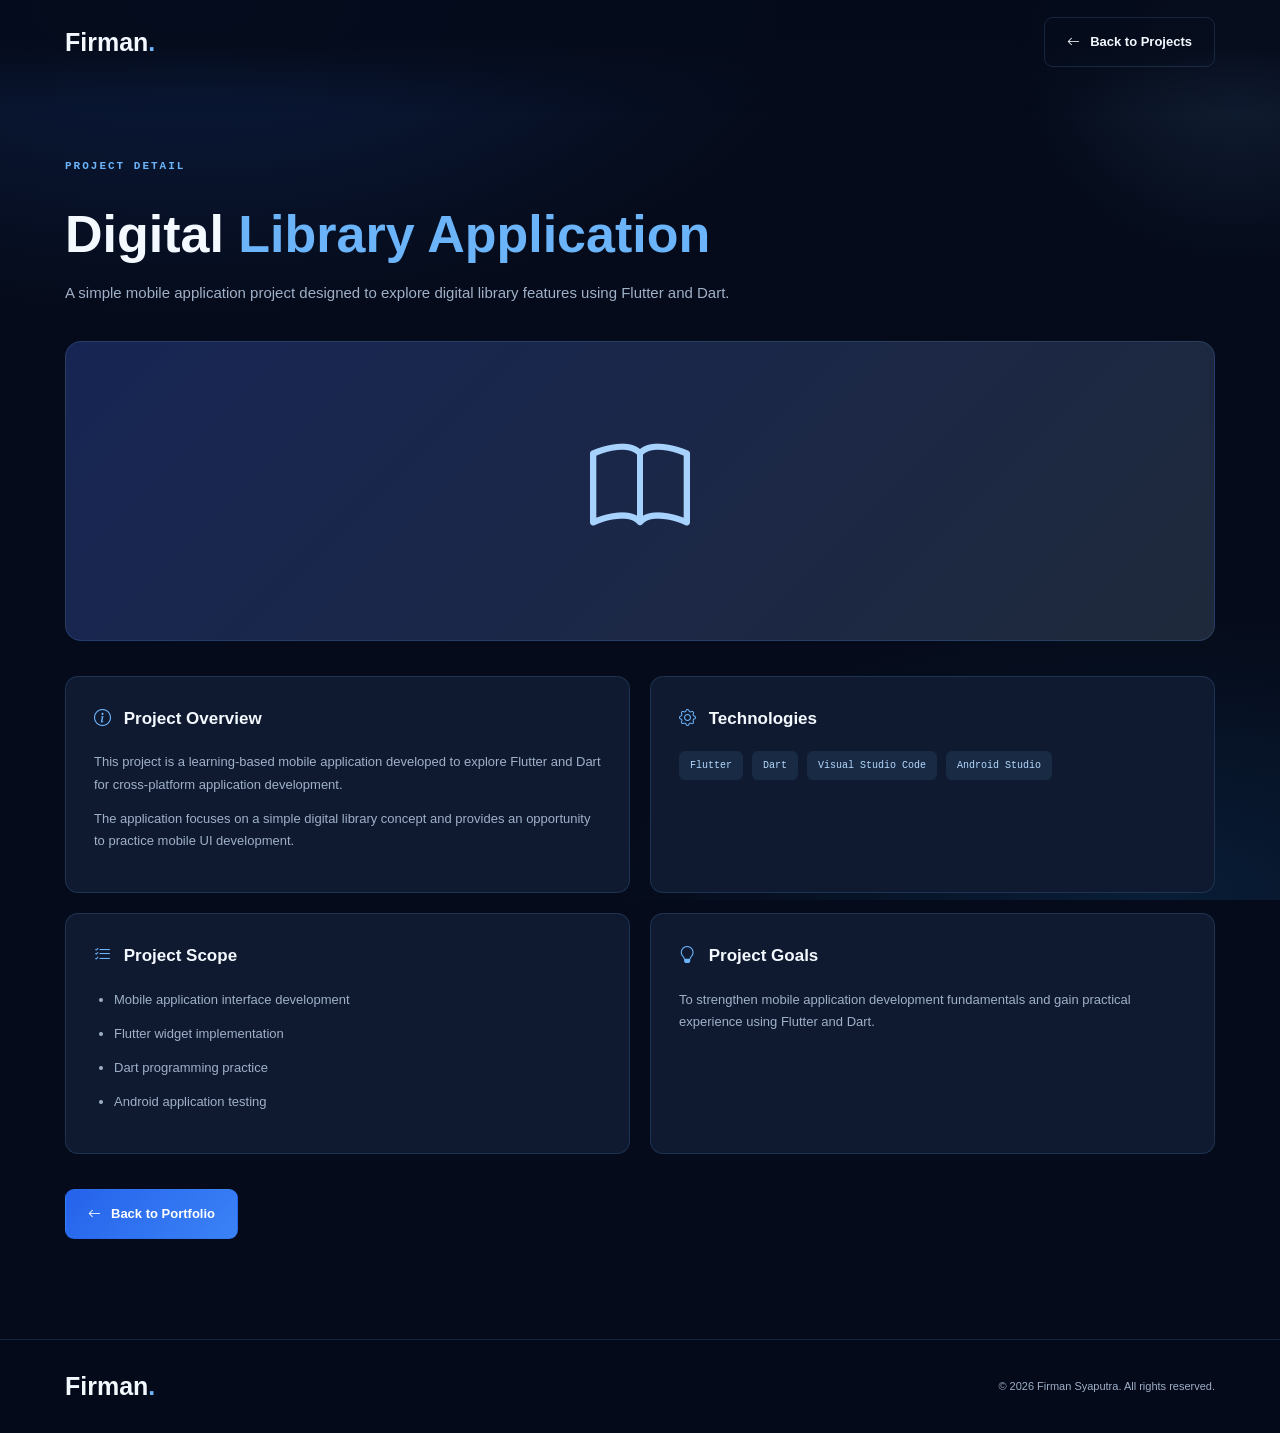
<file: projects/digital-library.html>
<!DOCTYPE html>
<html lang="en">
<head>
    <meta charset="UTF-8">
    <meta name="viewport" content="width=device-width, initial-scale=1.0">
    <title>Digital Library Application | Firman Syaputra</title>

    <link rel="stylesheet" href="../assets/css/style.css">
    <link rel="stylesheet" href="https://cdn.jsdelivr.net/npm/bootstrap-icons@1.11.3/font/bootstrap-icons.min.css">
</head>
<body>

    <header class="header">
        <nav class="navbar container">
            <a href="../index.html" class="logo">Firman<span>.</span></a>
            <a href="../index.html#projects" class="btn btn-outline">
                <i class="bi bi-arrow-left"></i> Back to Projects
            </a>
        </nav>
    </header>

    <main class="project-detail section">
        <div class="container">

            <span class="section-label">PROJECT DETAIL</span>

            <h1>Digital <span>Library Application</span></h1>

            <p class="detail-description">
                A simple mobile application project designed to explore
                digital library features using Flutter and Dart.
            </p>

            <div class="detail-image">
                <i class="bi bi-book"></i>
            </div>

            <div class="detail-grid">

                <section class="detail-card">
                    <h2><i class="bi bi-info-circle"></i> Project Overview</h2>
                    <p>
                        This project is a learning-based mobile application
                        developed to explore Flutter and Dart for
                        cross-platform application development.
                    </p>
                    <p>
                        The application focuses on a simple digital
                        library concept and provides an opportunity
                        to practice mobile UI development.
                    </p>
                </section>

                <section class="detail-card">
                    <h2><i class="bi bi-gear"></i> Technologies</h2>
                    <div class="skill-tags">
                        <span>Flutter</span>
                        <span>Dart</span>
                        <span>Visual Studio Code</span>
                        <span>Android Studio</span>
                    </div>
                </section>

                <section class="detail-card">
                    <h2><i class="bi bi-list-check"></i> Project Scope</h2>
                    <ul>
                        <li>Mobile application interface development</li>
                        <li>Flutter widget implementation</li>
                        <li>Dart programming practice</li>
                        <li>Android application testing</li>
                    </ul>
                </section>

                <section class="detail-card">
                    <h2><i class="bi bi-lightbulb"></i> Project Goals</h2>
                    <p>
                        To strengthen mobile application development
                        fundamentals and gain practical experience
                        using Flutter and Dart.
                    </p>
                </section>

            </div>

            <a href="../index.html#projects" class="btn btn-primary">
                <i class="bi bi-arrow-left"></i> Back to Portfolio
            </a>

        </div>
    </main>

    <footer class="footer">
        <div class="container footer-content">
            <a href="../index.html" class="logo">Firman<span>.</span></a>
            <p>&copy; 2026 Firman Syaputra. All rights reserved.</p>
        </div>
    </footer>

</body>
</html>
</file>
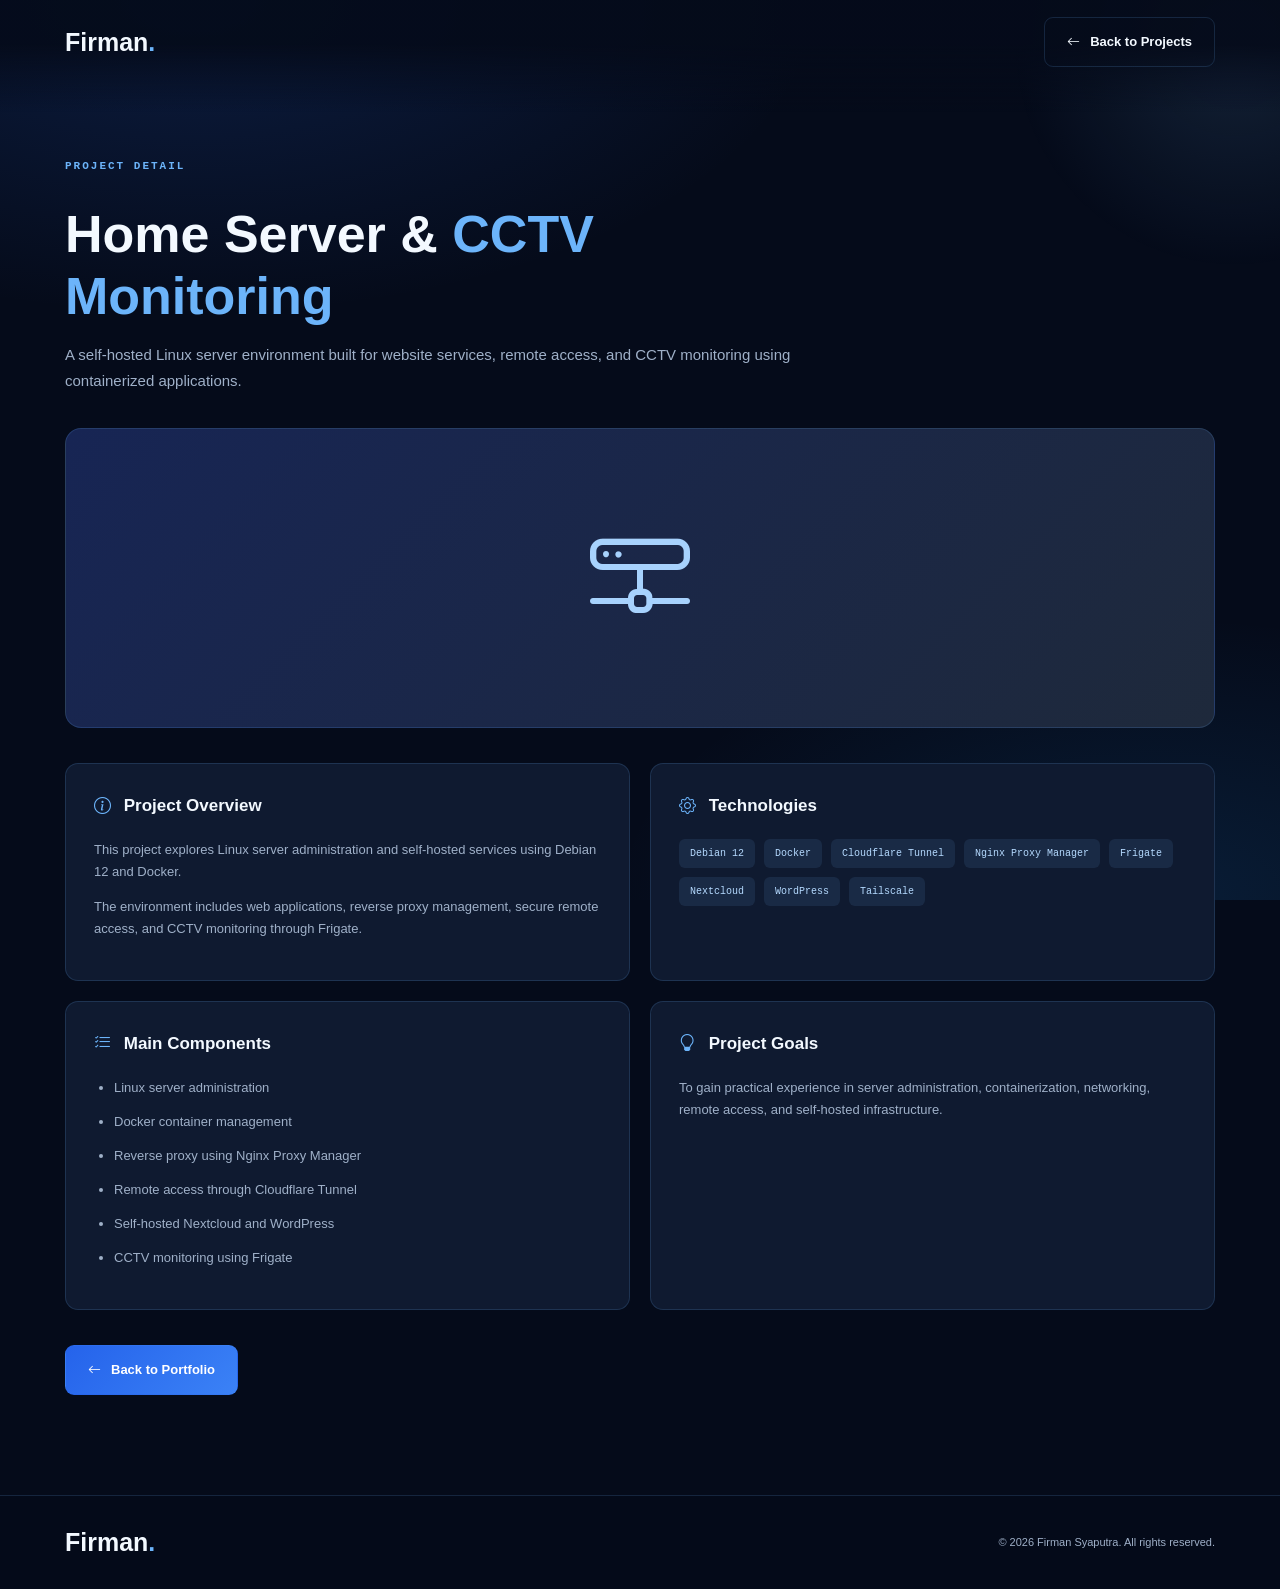
<file: projects/home-server.html>
<!DOCTYPE html>
<html lang="en">
<head>
    <meta charset="UTF-8">
    <meta name="viewport" content="width=device-width, initial-scale=1.0">
    <title>Home Server & CCTV Monitoring | Firman Syaputra</title>

    <link rel="stylesheet" href="../assets/css/style.css">
    <link rel="stylesheet" href="https://cdn.jsdelivr.net/npm/bootstrap-icons@1.11.3/font/bootstrap-icons.min.css">
</head>
<body>

    <header class="header">
        <nav class="navbar container">
            <a href="../index.html" class="logo">Firman<span>.</span></a>
            <a href="../index.html#projects" class="btn btn-outline">
                <i class="bi bi-arrow-left"></i> Back to Projects
            </a>
        </nav>
    </header>

    <main class="project-detail section">
        <div class="container">

            <span class="section-label">PROJECT DETAIL</span>

            <h1>Home Server & <span>CCTV Monitoring</span></h1>

            <p class="detail-description">
                A self-hosted Linux server environment built for
                website services, remote access, and CCTV monitoring
                using containerized applications.
            </p>

            <div class="detail-image">
                <i class="bi bi-hdd-network"></i>
            </div>

            <div class="detail-grid">

                <section class="detail-card">
                    <h2><i class="bi bi-info-circle"></i> Project Overview</h2>
                    <p>
                        This project explores Linux server administration
                        and self-hosted services using Debian 12 and Docker.
                    </p>
                    <p>
                        The environment includes web applications,
                        reverse proxy management, secure remote access,
                        and CCTV monitoring through Frigate.
                    </p>
                </section>

                <section class="detail-card">
                    <h2><i class="bi bi-gear"></i> Technologies</h2>
                    <div class="skill-tags">
                        <span>Debian 12</span>
                        <span>Docker</span>
                        <span>Cloudflare Tunnel</span>
                        <span>Nginx Proxy Manager</span>
                        <span>Frigate</span>
                        <span>Nextcloud</span>
                        <span>WordPress</span>
                        <span>Tailscale</span>
                    </div>
                </section>

                <section class="detail-card">
                    <h2><i class="bi bi-list-check"></i> Main Components</h2>
                    <ul>
                        <li>Linux server administration</li>
                        <li>Docker container management</li>
                        <li>Reverse proxy using Nginx Proxy Manager</li>
                        <li>Remote access through Cloudflare Tunnel</li>
                        <li>Self-hosted Nextcloud and WordPress</li>
                        <li>CCTV monitoring using Frigate</li>
                    </ul>
                </section>

                <section class="detail-card">
                    <h2><i class="bi bi-lightbulb"></i> Project Goals</h2>
                    <p>
                        To gain practical experience in server
                        administration, containerization, networking,
                        remote access, and self-hosted infrastructure.
                    </p>
                </section>

            </div>

            <a href="../index.html#projects" class="btn btn-primary">
                <i class="bi bi-arrow-left"></i> Back to Portfolio
            </a>

        </div>
    </main>

    <footer class="footer">
        <div class="container footer-content">
            <a href="../index.html" class="logo">Firman<span>.</span></a>
            <p>&copy; 2026 Firman Syaputra. All rights reserved.</p>
        </div>
    </footer>

</body>
</html>
</file>
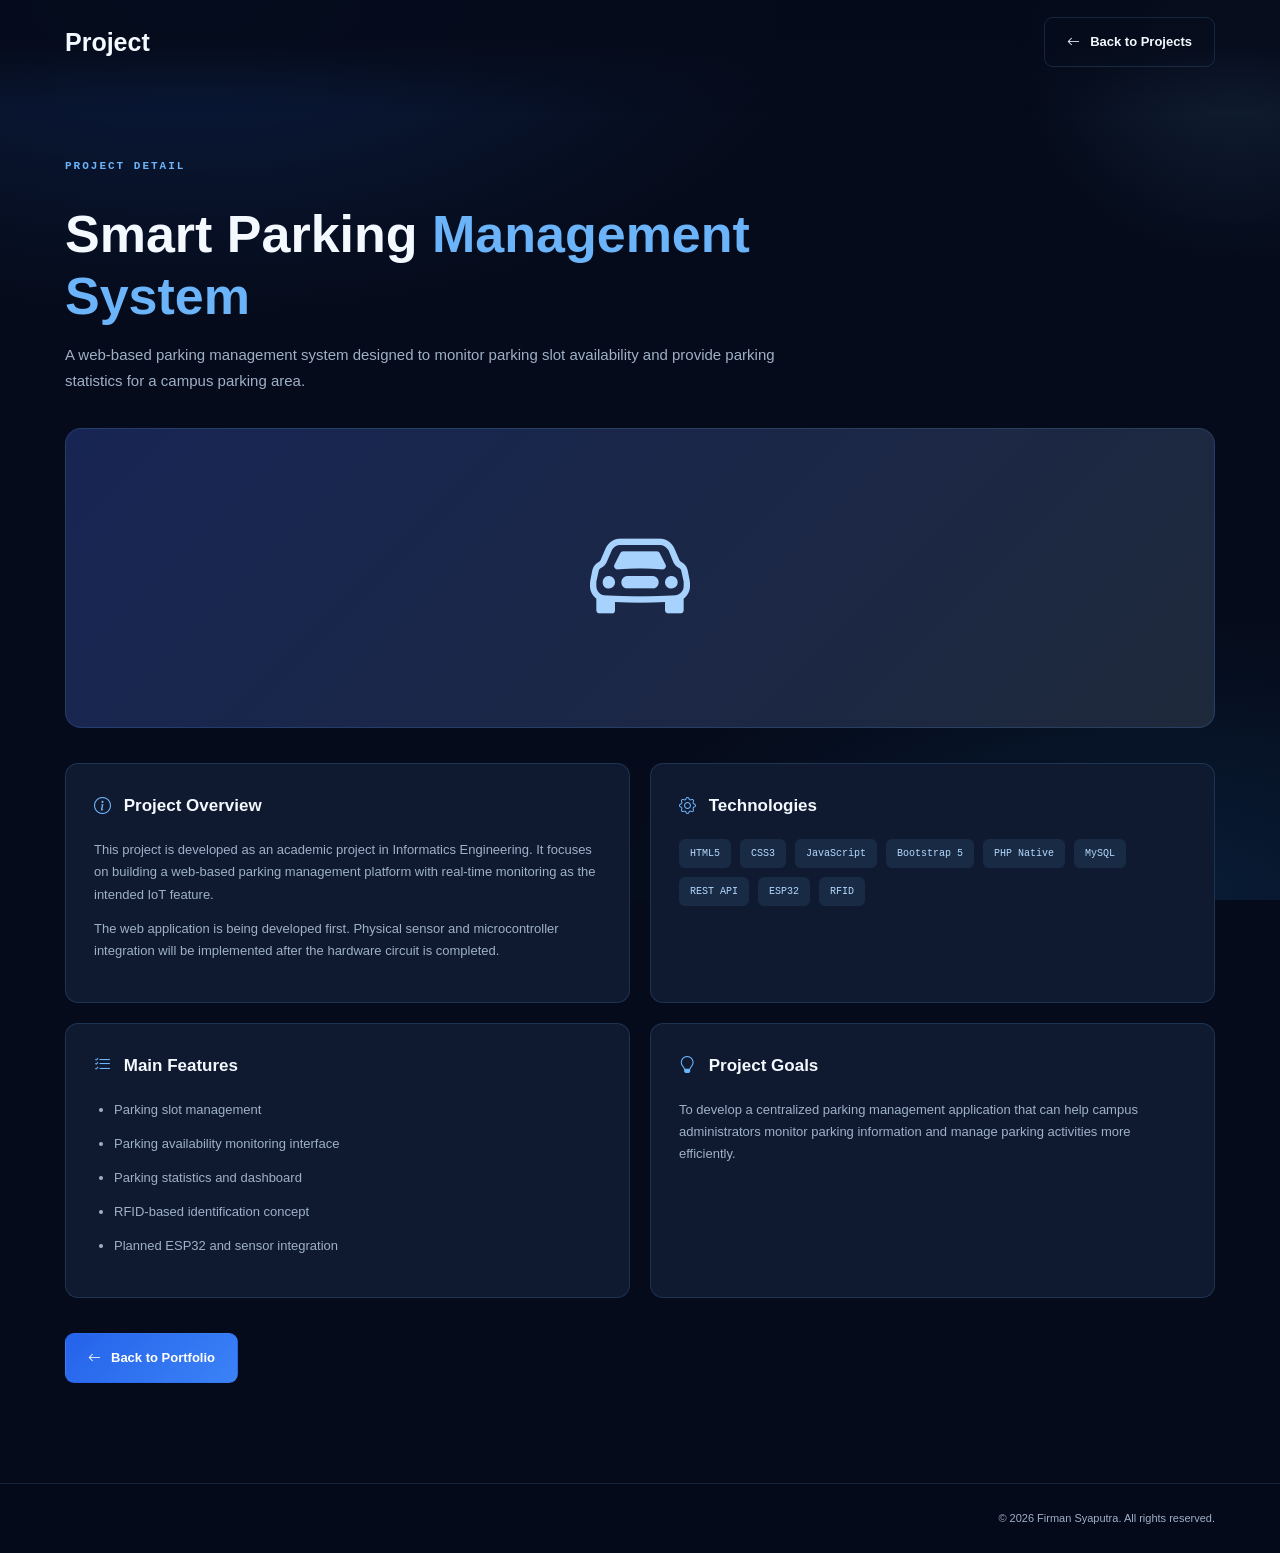
<file: projects/smart-parking.html>
<!DOCTYPE html>
<html lang="en">
<head>
    <meta charset="UTF-8">
    <meta name="viewport" content="width=device-width, initial-scale=1.0">
    <title>Smart Parking Management System | Firman Syaputra</title>
    <link rel="stylesheet" href="../assets/css/style.css">
    <link rel="stylesheet" href="https://cdn.jsdelivr.net/npm/bootstrap-icons@1.11.3/font/bootstrap-icons.min.css">
</head>
<body>

    <header class="header">
        <nav class="navbar container">
            <a href="../index.html" class="logo">Project</a>
            <a href="../index.html#projects" class="btn btn-outline">
                <i class="bi bi-arrow-left"></i> Back to Projects
            </a>
        </nav>
    </header>

    <main class="project-detail section">
        <div class="container">

            <span class="section-label">PROJECT DETAIL</span>

            <h1>Smart Parking <span>Management System</span></h1>

            <p class="detail-description">
                A web-based parking management system designed to
                monitor parking slot availability and provide parking
                statistics for a campus parking area.
            </p>

            <div class="detail-image">
                <i class="bi bi-car-front"></i>
            </div>

            <div class="detail-grid">

                <section class="detail-card">
                    <h2><i class="bi bi-info-circle"></i> Project Overview</h2>
                    <p>
                        This project is developed as an academic project
                        in Informatics Engineering. It focuses on building
                        a web-based parking management platform with
                        real-time monitoring as the intended IoT feature.
                    </p>
                    <p>
                        The web application is being developed first.
                        Physical sensor and microcontroller integration
                        will be implemented after the hardware circuit
                        is completed.
                    </p>
                </section>

                <section class="detail-card">
                    <h2><i class="bi bi-gear"></i> Technologies</h2>
                    <div class="skill-tags">
                        <span>HTML5</span>
                        <span>CSS3</span>
                        <span>JavaScript</span>
                        <span>Bootstrap 5</span>
                        <span>PHP Native</span>
                        <span>MySQL</span>
                        <span>REST API</span>
                        <span>ESP32</span>
                        <span>RFID</span>
                    </div>
                </section>

                <section class="detail-card">
                    <h2><i class="bi bi-list-check"></i> Main Features</h2>
                    <ul>
                        <li>Parking slot management</li>
                        <li>Parking availability monitoring interface</li>
                        <li>Parking statistics and dashboard</li>
                        <li>RFID-based identification concept</li>
                        <li>Planned ESP32 and sensor integration</li>
                    </ul>
                </section>

                <section class="detail-card">
                    <h2><i class="bi bi-lightbulb"></i> Project Goals</h2>
                    <p>
                        To develop a centralized parking management
                        application that can help campus administrators
                        monitor parking information and manage parking
                        activities more efficiently.
                    </p>
                </section>

            </div>

            <a href="../index.html#projects" class="btn btn-primary">
                <i class="bi bi-arrow-left"></i> Back to Portfolio
            </a>

        </div>
    </main>

    <footer class="footer">
        <div class="container footer-content">
            <a href="../index.html" class="logo"></a>
            <p>&copy; 2026 Firman Syaputra. All rights reserved.</p>
        </div>
    </footer>

</body>
</html>
</file>
<file: assets/css/style.css>
/* ================================
   1. GOOGLE FONT & ROOT VARIABLES
================================ */

:root {
    --bg-primary: #060B10;
    --bg-secondary: #0B141D;
    --bg-card: #131E29;

    --accent: #77B8F9;
    --accent-hover: #53A0ED;

    --text-primary: #F3F9FF;
    --text-secondary: #A0ACB8;

    --border-color: rgba(167, 210, 253, 0.15);

    --font-heading: 'Plus Jakarta Sans', sans-serif;
    --font-body: 'Inter', sans-serif;
    --font-code: 'JetBrains Mono', monospace;

    --container-width: 1150px;
    --transition: 0.3s ease;
}

/* ================================
   2. RESET & GLOBAL
================================ */

* {
    margin: 0;
    padding: 0;
    box-sizing: border-box;
}

html {
    scroll-behavior: smooth;
    scroll-padding-top: 90px;
}

body {
    font-family: var(--font-body);
    background: var(--bg-primary);
    color: var(--text-primary);
    line-height: 1.7;
    overflow-x: hidden;
}

a {
    color: inherit;
    text-decoration: none;
}

button,
input,
textarea {
    font: inherit;
}

button {
    cursor: pointer;
}

ul {
    list-style: none;
}

.container {
    width: min(90%, var(--container-width));
    margin-inline: auto;
}

.section {
    padding: 100px 0;
}

/* ================================
   3. NAVBAR
================================ */

.header {
    position: fixed;
    top: 0;
    left: 0;
    width: 100%;
    z-index: 1000;
    background: rgba(9, 14, 28, 0.85);
    backdrop-filter: blur(16px);
    border-bottom: 1px solid var(--border-color);
}

.navbar {
    min-height: 80px;
    display: flex;
    align-items: center;
    justify-content: space-between;
}

.logo {
    font-family: var(--font-heading);
    font-size: 25px;
    font-weight: 800;
}

.logo span {
    color: var(--accent);
}

.nav-menu {
    display: flex;
    align-items: center;
    gap: 32px;
}

.nav-link {
    font-size: 13px;
    font-weight: 600;
    color: var(--text-secondary);
    transition: var(--transition);
}

.nav-link:hover,
.nav-link.active {
    color: var(--accent);
}

.nav-actions {
    display: flex;
    align-items: center;
    gap: 15px;
}

.theme-toggle,
.menu-toggle {
    width: 40px;
    height: 40px;
    border: 1px solid var(--border-color);
    border-radius: 10px;
    background: var(--bg-card);
    color: var(--text-primary);
    font-size: 18px;
    transition: var(--transition);
}

.theme-toggle:hover,
.menu-toggle:hover {
    color: var(--accent);
    border-color: var(--accent);
}

.menu-toggle {
    display: none;
}

/* ================================
   4. HERO SECTION
================================ */

.hero {
    min-height: 100vh;
    display: flex;
    align-items: center;
    padding-top: 140px;
}

.hero-container {
    display: grid;
    grid-template-columns: 1.2fr 0.8fr;
    align-items: center;
    gap: 70px;
}

.section-tag {
    display: inline-flex;
    align-items: center;
    gap: 10px;
    padding: 8px 15px;
    border: 1px solid rgba(119, 184, 249, 0.3);
    border-radius: 30px;
    background: rgba(119, 184, 249, 0.08);
    color: #A7D2FD;
    font-family: var(--font-code);
    font-size: 11px;
    margin-bottom: 25px;
}

.status-dot {
    width: 8px;
    height: 8px;
    background: #22C55E;
    border-radius: 50%;
}

.hero-greeting {
    color: var(--text-secondary);
    font-size: 18px;
    margin-bottom: 5px;
}

.hero h1 {
    font-family: var(--font-heading);
    font-size: clamp(42px, 5vw, 65px);
    line-height: 1.15;
    font-weight: 800;
    margin-bottom: 15px;
}

.hero h1 span,
.section-heading h2 span {
    color: var(--accent);
}

.hero h2 {
    font-size: 20px;
    font-weight: 600;
    margin-bottom: 20px;
}

.hero-description {
    max-width: 550px;
    color: var(--text-secondary);
    font-size: 15px;
    margin-bottom: 30px;
}

.hero-buttons {
    display: flex;
    gap: 15px;
    flex-wrap: wrap;
}

.btn {
    display: inline-flex;
    align-items: center;
    justify-content: center;
    gap: 10px;
    padding: 13px 22px;
    border-radius: 9px;
    font-size: 13px;
    font-weight: 700;
    border: 1px solid transparent;
    transition: var(--transition);
}

.btn-primary {
    background: var(--accent);
    color: white;
}

.btn-primary:hover {
    background: var(--accent-hover);
    transform: translateY(-3px);
}

.btn-outline {
    border-color: var(--border-color);
    color: var(--text-primary);
}

.btn-outline:hover {
    border-color: var(--accent);
    color: var(--accent);
}

.hero-socials {
    display: flex;
    gap: 22px;
    margin-top: 35px;
}

.hero-socials a {
    font-size: 21px;
    color: var(--text-secondary);
    transition: var(--transition);
}

.hero-socials a:hover {
    color: var(--accent);
    transform: translateY(-3px);
}

/* ================================
   6. SECTION HEADING
================================ */

.section-heading {
    text-align: center;
    margin-bottom: 55px;
}

.section-label {
    display: inline-block;
    color: var(--accent);
    font-family: var(--font-code);
    font-size: 11px;
    font-weight: 600;
    letter-spacing: 2px;
    margin-bottom: 12px;
}

.section-heading h2 {
    font-family: var(--font-heading);
    font-size: 38px;
    font-weight: 800;
    margin-bottom: 12px;
}

.section-heading p {
    color: var(--text-secondary);
    font-size: 14px;
}

/* ================================
   7. ABOUT SECTION
================================ */

.about {
    background: var(--bg-secondary);
}

.about-content {
    display: grid;
    grid-template-columns: 1.2fr 0.8fr;
    gap: 60px;
    align-items: start;
}

.about-text h3 {
    font-family: var(--font-heading);
    font-size: 25px;
    margin-bottom: 20px;
}

.about-text p {
    color: var(--text-secondary);
    font-size: 14px;
    margin-bottom: 17px;
}

.about-info {
    display: grid;
    gap: 15px;
}

.info-item {
    padding: 18px 20px;
    background: var(--bg-card);
    border: 1px solid var(--border-color);
    border-radius: 10px;
}

.info-item span {
    display: block;
    color: var(--text-secondary);
    font-size: 11px;
    margin-bottom: 5px;
}

.info-item strong {
    font-size: 13px;
    font-weight: 600;
}

/* ================================
   8. SKILLS SECTION
================================ */

.skills-grid {
    display: grid;
    grid-template-columns: repeat(2, 1fr);
    gap: 22px;
}

.skill-card {
    padding: 30px;
    background: var(--bg-card);
    border: 1px solid var(--border-color);
    border-radius: 14px;
    transition: var(--transition);
}

.skill-card:hover {
    transform: translateY(-6px);
    border-color: var(--accent);
}

.skill-card > i {
    display: inline-flex;
    align-items: center;
    justify-content: center;
    width: 48px;
    height: 48px;
    background: rgba(119, 184, 249, 0.12);
    color: var(--accent);
    border-radius: 12px;
    font-size: 23px;
    margin-bottom: 20px;
}

.skill-card h3 {
    font-family: var(--font-heading);
    font-size: 17px;
    margin-bottom: 18px;
}

.skill-tags {
    display: flex;
    flex-wrap: wrap;
    gap: 9px;
}

.skill-tags span,
.project-tags span {
    padding: 6px 11px;
    background: rgba(119, 184, 249, 0.1);
    color: #B4D9FE;
    border-radius: 6px;
    font-family: var(--font-code);
    font-size: 10px;
}

/* ================================
   9. PROJECTS SECTION
================================ */

.projects {
    background: var(--bg-secondary);
}

.project-filters {
    display: flex;
    justify-content: center;
    flex-wrap: wrap;
    gap: 12px;
    margin-bottom: 35px;
}

.filter-btn {
    padding: 9px 17px;
    border: 1px solid var(--border-color);
    border-radius: 8px;
    background: var(--bg-card);
    color: var(--text-secondary);
    font-size: 12px;
    transition: var(--transition);
}

.filter-btn:hover,
.filter-btn.active {
    background: var(--accent);
    border-color: var(--accent);
    color: white;
}

.projects-grid {
    display: grid;
    grid-template-columns: repeat(3, 1fr);
    gap: 22px;
}

.project-card {
    overflow: hidden;
    background: var(--bg-card);
    border: 1px solid var(--border-color);
    border-radius: 14px;
    transition: var(--transition);
}

.project-card:hover {
    transform: translateY(-7px);
    border-color: var(--accent);
}

.project-image {
    height: 190px;
    display: flex;
    align-items: center;
    justify-content: center;
    background: linear-gradient(
        135deg,
        #172554,
        #1E293B
    );
}

.project-image i {
    font-size: 65px;
    color: #A7D2FD;
}

.project-content {
    padding: 24px;
}

.project-category {
    color: var(--accent);
    font-family: var(--font-code);
    font-size: 10px;
}

.project-content h3 {
    font-family: var(--font-heading);
    font-size: 17px;
    line-height: 1.5;
    margin: 12px 0;
}

.project-content p {
    min-height: 75px;
    color: var(--text-secondary);
    font-size: 12px;
}

.project-tags {
    display: flex;
    flex-wrap: wrap;
    gap: 7px;
    margin: 18px 0;
}

.project-link {
    display: inline-flex;
    align-items: center;
    gap: 8px;
    color: var(--accent);
    font-size: 12px;
    font-weight: 700;
    transition: var(--transition);
}

.project-link:hover {
    gap: 13px;
}

/* ================================
   10. EXPERIENCE SECTION
================================ */

.timeline {
    max-width: 800px;
    margin: auto;
    position: relative;
}

.timeline::before {
    content: "";
    position: absolute;
    top: 5px;
    bottom: 5px;
    left: 8px;
    width: 2px;
    background: var(--border-color);
}

.timeline-item {
    position: relative;
    padding-left: 40px;
    margin-bottom: 40px;
}

.timeline-item::before {
    content: "";
    position: absolute;
    top: 7px;
    left: 1px;
    width: 16px;
    height: 16px;
    background: var(--accent);
    border: 3px solid var(--bg-primary);
    border-radius: 50%;
}

.timeline-date {
    display: inline-block;
    color: var(--accent);
    font-family: var(--font-code);
    font-size: 11px;
    margin-bottom: 10px;
}

.timeline-content {
    padding: 25px;
    background: var(--bg-card);
    border: 1px solid var(--border-color);
    border-radius: 12px;
}

.timeline-content h3 {
    font-family: var(--font-heading);
    font-size: 18px;
}

.timeline-content h4 {
    color: var(--accent);
    font-size: 12px;
    font-weight: 500;
    margin: 5px 0 12px;
}

.timeline-content p {
    color: var(--text-secondary);
    font-size: 13px;
}

/* ================================
   11. CONTACT SECTION
================================ */

.contact {
    background: var(--bg-secondary);
}

.contact-content {
    display: grid;
    grid-template-columns: 0.8fr 1.2fr;
    gap: 60px;
}

.contact-info h3 {
    font-family: var(--font-heading);
    font-size: 23px;
    margin-bottom: 15px;
}

.contact-info > p {
    color: var(--text-secondary);
    font-size: 13px;
    margin-bottom: 30px;
}

.contact-item {
    display: flex;
    align-items: center;
    gap: 13px;
    padding: 15px;
    margin-bottom: 12px;
    background: var(--bg-card);
    border: 1px solid var(--border-color);
    border-radius: 10px;
}

.contact-item i {
    color: var(--accent);
    font-size: 20px;
}

.contact-item span {
    color: var(--text-secondary);
    font-size: 11px;
}

.contact-item strong {
    margin-left: auto;
    font-size: 11px;
    font-weight: 500;
    text-align: right;
}

.contact-form {
    display: grid;
    gap: 18px;
    padding: 30px;
    background: var(--bg-card);
    border: 1px solid var(--border-color);
    border-radius: 14px;
}

.form-group {
    display: grid;
    gap: 8px;
}

.form-group label {
    font-size: 12px;
    font-weight: 600;
}

.form-group input,
.form-group textarea {
    width: 100%;
    padding: 13px 15px;
    background: var(--bg-primary);
    border: 1px solid var(--border-color);
    border-radius: 8px;
    outline: none;
    color: var(--text-primary);
    font-size: 12px;
    transition: var(--transition);
}

.form-group input:focus,
.form-group textarea:focus {
    border-color: var(--accent);
}

.form-group textarea {
    resize: vertical;
}

.contact-form .btn {
    width: fit-content;
}

/* ================================
   12. FOOTER
================================ */

.footer {
    padding: 25px 0;
    border-top: 1px solid var(--border-color);
}

.footer-content {
    display: flex;
    align-items: center;
    justify-content: space-between;
    gap: 20px;
}

.footer-content p {
    color: var(--text-secondary);
    font-size: 11px;
}

.back-to-top {
    display: flex;
    align-items: center;
    justify-content: center;
    width: 38px;
    height: 38px;
    background: var(--bg-card);
    border: 1px solid var(--border-color);
    border-radius: 9px;
    color: var(--accent);
    transition: var(--transition);
}

.back-to-top:hover {
    background: var(--accent);
    color: white;
}

/* ================================
   13. JAVASCRIPT INTERACTIONS
================================ */

.project-card.hidden {
    display: none;
}

.reveal {
    opacity: 0;
    transform: translateY(30px);
    transition: opacity 0.7s ease, transform 0.7s ease;
}

.reveal.visible {
    opacity: 1;
    transform: translateY(0);
}

/* Reduced motion accessibility */

@media (prefers-reduced-motion: reduce) {
    *,
    *::before,
    *::after {
        scroll-behavior: auto !important;
        transition-duration: 0.01ms !important;
        animation-duration: 0.01ms !important;
    }

    .reveal {
        opacity: 1;
        transform: none;
    }
}

/* ================================
   14. PROJECT DETAIL PAGE
================================ */

.project-detail {
    padding-top: 150px;
    min-height: 100vh;
}

.project-detail h1 {
    max-width: 800px;
    font-family: var(--font-heading);
    font-size: clamp(32px, 5vw, 52px);
    line-height: 1.2;
    margin: 15px 0;
}

.project-detail h1 span {
    color: var(--accent);
}

.detail-description {
    max-width: 750px;
    color: var(--text-secondary);
    font-size: 15px;
    margin-bottom: 35px;
}

.detail-image {
    min-height: 300px;
    display: flex;
    align-items: center;
    justify-content: center;
    background: linear-gradient(135deg, #172554, #1E293B);
    border: 1px solid var(--border-color);
    border-radius: 16px;
    margin-bottom: 35px;
}

.detail-image i {
    font-size: 100px;
    color: #A7D2FD;
}

.detail-grid {
    display: grid;
    grid-template-columns: repeat(2, 1fr);
    gap: 20px;
    margin-bottom: 35px;
}

.detail-card {
    padding: 28px;
    background: var(--bg-card);
    border: 1px solid var(--border-color);
    border-radius: 13px;
}

.detail-card h2 {
    font-family: var(--font-heading);
    font-size: 17px;
    margin-bottom: 18px;
}

.detail-card h2 i {
    color: var(--accent);
    margin-right: 8px;
}

.detail-card p,
.detail-card li {
    color: var(--text-secondary);
    font-size: 13px;
    margin-bottom: 12px;
}

.detail-card ul {
    list-style: disc;
    padding-left: 20px;
}


/* =========================================
   15. RESPONSIVE & ANIMATION ENHANCEMENT
========================================= */

/* Background ambient glow */
body {
    position: relative;
}

body::before {
    content: "";
    position: fixed;
    top: -180px;
    right: -180px;
    width: 450px;
    height: 450px;
    background: radial-gradient(
        circle,
        rgba(119, 184, 249, 0.13),
        transparent 70%
    );
    pointer-events: none;
    z-index: -1;
}

/* Hero entrance animation */
.hero-content > * {
    animation: fadeSlideUp 0.8s ease both;
}

.hero-content > *:nth-child(2) {
    animation-delay: 0.1s;
}

.hero-content > *:nth-child(3) {
    animation-delay: 0.2s;
}

.hero-content > *:nth-child(4) {
    animation-delay: 0.3s;
}

.hero-content > *:nth-child(5) {
    animation-delay: 0.4s;
}

.hero-visual {
    animation: fadeScale 1s ease both;
}

@keyframes fadeSlideUp {
    from {
        opacity: 0;
        transform: translateY(30px);
    }

    to {
        opacity: 1;
        transform: translateY(0);
    }
}

@keyframes fadeScale {
    from {
        opacity: 0;
        transform: scale(0.9);
    }

    to {
        opacity: 1;
        transform: scale(1);
    }
}


/* Status indicator pulse */
.status-dot {
    animation: statusPulse 2s infinite;
}

@keyframes statusPulse {
    0%, 100% {
        box-shadow: 0 0 0 0 rgba(34, 197, 94, 0.5);
    }

    50% {
        box-shadow: 0 0 0 7px rgba(34, 197, 94, 0);
    }
}

/* Interactive cards */
.skill-card,
.project-card,
.info-item,
.timeline-content,
.detail-card {
    transition:
        transform 0.35s ease,
        border-color 0.35s ease,
        box-shadow 0.35s ease;
}

.skill-card:hover,
.project-card:hover,
.info-item:hover,
.timeline-content:hover,
.detail-card:hover {
    box-shadow: 0 15px 35px rgba(0, 0, 0, 0.2);
}

/* Image hover */
.project-image i {
    transition: transform 0.4s ease;
}

.project-card:hover .project-image i {
    transform: scale(1.2) rotate(-5deg);
}

/* Button interaction */
.btn:active,
.filter-btn:active,
.theme-toggle:active,
.menu-toggle:active {
    transform: scale(0.96);
}

/* Form interaction */
.form-group input:focus,
.form-group textarea:focus {
    box-shadow: 0 0 0 3px rgba(119, 184, 249, 0.12);
}

/* Navigation focus */
a:focus-visible,
button:focus-visible,
input:focus-visible,
textarea:focus-visible {
    outline: 2px solid var(--accent);
    outline-offset: 4px;
}

/* =========================================
   16. LIGHT THEME
========================================= */

body.light-theme {
    --bg-primary: #F8FAFC;
    --bg-secondary: #F1F5F9;
    --bg-card: #FFFFFF;

    --text-primary: #0F172A;
    --text-secondary: #64748B;

    --border-color: rgba(15, 23, 42, 0.12);
}

body.light-theme .header {
    background: rgba(248, 250, 252, 0.88);
}

body.light-theme .section-tag {
    color: #2563EB;
}

body.light-theme .skill-tags span,
body.light-theme .project-tags span {
    color: #1D4ED8;
}

body.light-theme .project-image,
body.light-theme .detail-image {
    background: linear-gradient(135deg, #DBEAFE, #EFF6FF);
}

body.light-theme .project-image i,
body.light-theme .detail-image i {
    color: #2563EB;
}

body.light-theme .floating-card {
    box-shadow: 0 15px 40px rgba(15, 23, 42, 0.1);
}

body.light-theme .form-group input,
body.light-theme .form-group textarea {
    background: #F8FAFC;
}

/* =========================================
   17. TABLET RESPONSIVE
========================================= */

@media (max-width: 1024px) {
    .hero-container {
        gap: 35px;
    }

    .profile-frame {
        width: 290px;
        height: 350px;
    }

    .about-content,
    .contact-content {
        gap: 35px;
    }

    .projects-grid {
        grid-template-columns: repeat(2, 1fr);
    }

    .section {
        padding: 85px 0;
    }
}

/* =========================================
   18. MOBILE RESPONSIVE
========================================= */

@media (max-width: 767px) {
    .section {
        padding: 70px 0;
    }

    .navbar {
        min-height: 70px;
    }

    .logo {
        font-size: 23px;
    }

    .menu-toggle {
        display: inline-flex;
        align-items: center;
        justify-content: center;
    }

    .nav-menu {
        position: absolute;
        top: 70px;
        left: 0;
        width: 100%;
        padding: 25px 5%;
        display: flex;
        flex-direction: column;
        align-items: flex-start;
        gap: 22px;
        background: var(--bg-secondary);
        border-bottom: 1px solid var(--border-color);

        opacity: 0;
        visibility: hidden;
        transform: translateY(-10px);
        transition: 0.3s ease;
    }

    .nav-menu.active {
        opacity: 1;
        visibility: visible;
        transform: translateY(0);
    }

    .nav-link {
        font-size: 14px;
    }

    .hero {
        min-height: auto;
        padding-top: 125px;
        padding-bottom: 70px;
    }

    .hero-container {
        grid-template-columns: 1fr;
        text-align: center;
        gap: 50px;
    }

    .hero-content {
        display: flex;
        flex-direction: column;
        align-items: center;
    }

    .hero h1 {
        font-size: clamp(36px, 10vw, 48px);
    }

    .hero h2 {
        font-size: 17px;
    }

    .hero-description {
        font-size: 13px;
    }

    .hero-buttons,
    .hero-socials {
        justify-content: center;
    }

    .profile-frame {
        width: min(75vw, 290px);
        height: 340px;
    }

    .floating-card {
        left: 0;
        bottom: 20px;
        padding: 12px 15px;
    }

    .section-heading {
        margin-bottom: 38px;
    }

    .section-heading h2 {
        font-size: 30px;
    }

    .about-content,
    .contact-content {
        grid-template-columns: 1fr;
        gap: 30px;
    }

    .about-text h3 {
        font-size: 21px;
    }

    .skills-grid,
    .projects-grid,
    .detail-grid {
        grid-template-columns: 1fr;
    }

    .skill-card {
        padding: 25px;
    }

    .project-image {
        height: 180px;
    }

    .project-content p {
        min-height: auto;
    }

    .project-filters {
        gap: 8px;
    }

    .filter-btn {
        padding: 8px 12px;
        font-size: 11px;
    }

    .contact-form {
        padding: 22px;
    }

    .contact-item {
        flex-wrap: wrap;
    }

    .footer-content {
        flex-direction: column;
        text-align: center;
    }

    .project-detail {
        padding-top: 115px;
    }

    .detail-image {
        min-height: 220px;
    }

    .detail-card {
        padding: 22px;
    }
}

/* =========================================
   19. SMALL MOBILE
========================================= */

@media (max-width: 380px) {
    .container {
        width: 92%;
    }

    .hero h1 {
        font-size: 34px;
    }

    .hero-buttons {
        flex-direction: column;
        width: 100%;
    }

    .hero-buttons .btn {
        width: 100%;
    }

    .profile-frame {
        height: 300px;
    }

    .floating-card {
        font-size: 10px;
    }

    .section-heading h2 {
        font-size: 26px;
    }
}

/* =========================================
   20. REDUCED MOTION
========================================= */

@media (prefers-reduced-motion: reduce) {
    .hero-content > *,
    .hero-visual,
    .profile-frame,
    .status-dot {
        animation: none !important;
    }
}


/* =========================================
   21. DARK PURPLE NEON THEME
========================================= */

.header {
    background: rgba(6, 11, 16, 0.84);
    border-bottom-color: rgba(119, 184, 249, 0.12);
}

.nav-link:hover,
.nav-link.active {
    color: #A7D2FD;
}

.hero {
    position: relative;
    isolation: isolate;
    overflow: hidden;
    background:
        radial-gradient(
            ellipse at 75% 45%,
            rgba(34, 120, 206, 0.13),
            transparent 45%
        ),
        var(--bg-primary);
}

.hero-container {
    position: relative;
    z-index: 2;
}

/* =========================================
   22. TECHNOLOGY BACKGROUND
========================================= */

.hero-tech-bg {
    position: absolute;
    inset: 0;
    z-index: -1;
    overflow: hidden;
    pointer-events: none;
}

/* Digital grid */

.tech-grid {
    position: absolute;
    inset: 0;

    background-image:
        linear-gradient(
            rgba(119, 184, 249, 0.055) 1px,
            transparent 1px
        ),
        linear-gradient(
            90deg,
            rgba(119, 184, 249, 0.055) 1px,
            transparent 1px
        );

    background-size: 55px 55px;

    mask-image: radial-gradient(
        ellipse at center,
        black 10%,
        transparent 80%
    );

    opacity: 0.65;
}

/* Purple light effects */

.tech-glow {
    position: absolute;
    width: 420px;
    height: 420px;
    border-radius: 50%;
    filter: blur(100px);
    opacity: 0.18;
    animation: glowPulse 7s ease-in-out infinite alternate;
}

.tech-glow-one {
    top: 10%;
    left: -180px;
    background: #53A0ED;
}

.tech-glow-two {
    right: -160px;
    bottom: 0;
    background: #2164A8;
    animation-delay: 2s;
}

/* Circuit lines */

.circuit-lines {
    position: absolute;
    inset: 0;
    opacity: 0.35;
}

.circuit {
    position: absolute;
    display: block;
    border: 1px solid rgba(167, 210, 253, 0.3);
}

.circuit::before,
.circuit::after {
    content: "";
    position: absolute;
    width: 6px;
    height: 6px;
    border-radius: 50%;
    background: #A7D2FD;
    box-shadow: 0 0 12px #77B8F9;
}

.circuit-one {
    width: 180px;
    height: 90px;
    top: 22%;
    left: 4%;
    border-right: 0;
    border-bottom: 0;
}

.circuit-one::before {
    top: -3px;
    left: 30%;
}

.circuit-one::after {
    bottom: -3px;
    left: 0;
}

.circuit-two {
    width: 200px;
    height: 120px;
    right: 3%;
    bottom: 18%;
    border-left: 0;
    border-top: 0;
}

.circuit-two::before {
    top: -3px;
    right: 0;
}

.circuit-two::after {
    bottom: -3px;
    right: 35%;
}

.circuit-three {
    width: 100px;
    height: 150px;
    left: 45%;
    top: 5%;
    border-right: 0;
    border-bottom: 0;
    opacity: 0.5;
}

.circuit-three::before {
    top: 0;
    left: -3px;
}

.circuit-three::after {
    bottom: 0;
    right: -3px;
}

/* Digital particles */

.tech-particles span {
    position: absolute;
    width: 4px;
    height: 4px;
    border-radius: 50%;
    background: #A7D2FD;
    box-shadow: 0 0 12px #77B8F9;
    animation: particleFloat 6s ease-in-out infinite;
}

.tech-particles span:nth-child(1) {
    top: 20%;
    left: 25%;
}

.tech-particles span:nth-child(2) {
    top: 65%;
    left: 12%;
    animation-delay: 1s;
}

.tech-particles span:nth-child(3) {
    top: 30%;
    right: 20%;
    animation-delay: 2s;
}

.tech-particles span:nth-child(4) {
    bottom: 15%;
    right: 30%;
    animation-delay: 3s;
}

.tech-particles span:nth-child(5) {
    top: 75%;
    right: 12%;
    animation-delay: 1.5s;
}

.tech-particles span:nth-child(6) {
    top: 12%;
    right: 40%;
    animation-delay: 2.5s;
}

/* Floating programming code */

.floating-code {
    position: absolute;
    color: #A7D2FD;
    font-family: var(--font-code);
    font-size: 12px;
    opacity: 0.16;
    text-shadow: 0 0 12px rgba(119, 184, 249, 0.7);
    animation: codeFloat 8s ease-in-out infinite;
}

.code-one {
    top: 28%;
    left: 8%;
}

.code-two {
    bottom: 20%;
    left: 18%;
    animation-delay: 2s;
}

.code-three {
    top: 18%;
    right: 10%;
    animation-delay: 3s;
}

.code-four {
    bottom: 28%;
    right: 8%;
    animation-delay: 1s;
}

/* =========================================
   24. HERO ANIMATIONS
========================================= */

@keyframes glowPulse {
    from {
        opacity: 0.12;
        transform: scale(0.9);
    }

    to {
        opacity: 0.25;
        transform: scale(1.1);
    }
}

@keyframes particleFloat {
    0%, 100% {
        transform: translateY(0);
        opacity: 0.3;
    }

    50% {
        transform: translateY(-25px);
        opacity: 1;
    }
}

@keyframes codeFloat {
    0%, 100% {
        transform: translateY(0);
    }

    50% {
        transform: translateY(-18px);
    }
}

@keyframes profileFloat {
    0%, 100% {
        transform: translateY(0) rotate(2deg);
    }

    50% {
        transform: translateY(-12px) rotate(-1deg);
    }
}

@keyframes cardFloat {
    0%, 100% {
        transform: translateY(0);
    }

    50% {
        transform: translateY(-10px);
    }
}

/* =========================================
   25. MOBILE HERO ADJUSTMENTS
========================================= */

@media (max-width: 767px) {

    .hero-tech-bg {
        opacity: 0.65;
    }

    .circuit-lines {
        opacity: 0.15;
    }

    .floating-code {
        font-size: 9px;
        opacity: 0.1;
    }

    .hero-visual {
        width: 100%;
    }

    .profile-frame {
        width: min(75vw, 290px);
        height: 340px;
    }

    .floating-card {
        left: 0;
        bottom: 20px;
    }

    .tech-card-one {
        right: -5px;
        top: 5%;
    }

    .tech-card-two {
        right: -5px;
        bottom: 5%;
    }
}

@media (max-width: 380px) {

    .floating-tech-card {
        padding: 8px 10px;
        font-size: 10px;
    }

    .tech-card-one {
        right: -8px;
    }

    .tech-card-two {
        right: -8px;
    }
}

/* Accessibility */

@media (prefers-reduced-motion: reduce) {

    .tech-glow,
    .tech-particles span,
    .floating-code,
    .profile-frame,
    .profile-glow,
    .floating-card,
    .floating-tech-card {
        animation: none !important;
    }
}


/* =========================================
   26. HERO INTERACTIONS
========================================= */

.hero {
    --pointer-x: 50%;
    --pointer-y: 50%;
}

.hero::after {
    content: "";
    position: absolute;
    inset: 0;
    z-index: 0;
    pointer-events: none;
    background: radial-gradient(
        450px circle at var(--pointer-x) var(--pointer-y),
        rgba(119, 184, 249, 0.12),
        transparent 70%
    );
}

.hero-content {
    animation: heroContentEnter 1s cubic-bezier(.2, .8, .2, 1) both;
}

.hero-visual {
    animation: heroVisualFade 1.1s ease both;
}

.hero-content > * {
    opacity: 0;
    animation: heroItemEnter .8s ease forwards;
}

.hero-content > *:nth-child(1) { animation-delay: .15s; }
.hero-content > *:nth-child(2) { animation-delay: .25s; }
.hero-content > *:nth-child(3) { animation-delay: .35s; }
.hero-content > *:nth-child(4) { animation-delay: .45s; }
.hero-content > *:nth-child(5) { animation-delay: .55s; }
.hero-content > *:nth-child(6) { animation-delay: .65s; }
.hero-content > *:nth-child(7) { animation-delay: .75s; }

.hero-role {
    min-height: 1.5em;
}

#typing-text,
.typing-cursor {
    color: #A7D2FD;
}

#typing-text {
    text-shadow: 0 0 18px rgba(119, 184, 249, .35);
}

.typing-cursor {
    animation: cursorBlink .8s steps(2, start) infinite;
}

.status-dot {
    box-shadow: 0 0 10px #77B8F9;
    animation: statusPulse 2s ease-in-out infinite;
}

@keyframes heroContentEnter {
    from { opacity: 0; transform: translateX(-35px); }
    to { opacity: 1; transform: translateX(0); }
}

@keyframes heroVisualFade {
    from { opacity: 0; }
    to { opacity: 1; }
}

@keyframes heroItemEnter {
    from { opacity: 0; transform: translateY(18px); }
    to { opacity: 1; transform: translateY(0); }
}

@keyframes cursorBlink {
    to { visibility: hidden; }
}

@keyframes statusPulse {
    0%, 100% { box-shadow: 0 0 5px #77B8F9; }
    50% { box-shadow: 0 0 16px #A7D2FD; }
}

@media (max-width: 767px) {
    .hero::after {
        background: radial-gradient(
            circle at 50% 35%,
            rgba(119, 184, 249, .1),
            transparent 65%
        );
    }

    .hero-content > * {
        animation-delay: 0s;
    }
}

@media (prefers-reduced-motion: reduce) {
    .hero-content,
    .hero-visual,
    .hero-content > *,
    .typing-cursor,
    .status-dot {
        animation: none !important;
        opacity: 1 !important;
        transform: none !important;
    }
}

/* =========================================
   28. DIGITAL NETWORK BACKGROUND
========================================= */

.network-nodes {
    position: absolute;
    inset: 0;
    width: 100%;
    height: 100%;
    opacity: 0.55;
    pointer-events: none;
}

.network-nodes span {
    position: absolute;
    width: 5px;
    height: 5px;
    border-radius: 50%;
    background: #A7D2FD;
    box-shadow:
        0 0 8px #77B8F9,
        0 0 18px rgba(119, 184, 249, 0.7);
    animation: networkPulse 3s ease-in-out infinite;
}

.network-nodes span:nth-child(1) { top: 20%; left: 12%; }
.network-nodes span:nth-child(2) { top: 35%; left: 28%; animation-delay: .5s; }
.network-nodes span:nth-child(3) { top: 15%; left: 48%; animation-delay: 1s; }
.network-nodes span:nth-child(4) { top: 65%; left: 18%; animation-delay: 1.5s; }
.network-nodes span:nth-child(5) { top: 75%; left: 42%; animation-delay: .8s; }
.network-nodes span:nth-child(6) { top: 40%; left: 65%; animation-delay: 1.2s; }
.network-nodes span:nth-child(7) { top: 80%; left: 75%; animation-delay: .3s; }
.network-nodes span:nth-child(8) { top: 22%; left: 85%; animation-delay: 1.7s; }

.network-lines {
    position: absolute;
    inset: 0;
    width: 100%;
    height: 100%;
    opacity: 0.2;
    pointer-events: none;
}

.network-lines line {
    stroke: #77B8F9;
    stroke-width: 1;
    stroke-dasharray: 5 8;
    animation: networkLineFlow 8s linear infinite;
}

@keyframes networkPulse {
    0%, 100% {
        opacity: .35;
        transform: scale(.8);
    }
    50% {
        opacity: 1;
        transform: scale(1.5);
    }
}

@keyframes networkLineFlow {
    to {
        stroke-dashoffset: -100;
    }
}

@media (max-width: 767px) {
    .network-nodes,
    .network-lines {
        opacity: .25;
    }
}

@media (prefers-reduced-motion: reduce) {
    .network-nodes span,
    .network-lines line {
        animation: none !important;
    }
}

/* =========================================
   29. 3D PERSPECTIVE GRID
========================================= */

.hero-tech-bg {
    perspective: 800px;
}

.hero-tech-bg::after {
    content: "";
    position: absolute;
    left: -25%;
    right: -25%;
    bottom: -38%;
    height: 75%;
    background-image:
        linear-gradient(
            rgba(119, 184, 249, 0.18) 1px,
            transparent 1px
        ),
        linear-gradient(
            90deg,
            rgba(119, 184, 249, 0.18) 1px,
            transparent 1px
        );
    background-size: 55px 55px;
    transform: rotateX(62deg);
    transform-origin: center top;
    mask-image: linear-gradient(
        to bottom,
        transparent,
        black 35%,
        transparent 90%
    );
    -webkit-mask-image: linear-gradient(
        to bottom,
        transparent,
        black 35%,
        transparent 90%
    );
    animation: perspectiveGridMove 18s linear infinite;
    pointer-events: none;
}

@keyframes perspectiveGridMove {
    from {
        background-position: 0 0;
    }
    to {
        background-position: 0 55px;
    }
}

@media (max-width: 767px) {
    .hero-tech-bg::after {
        opacity: 0.45;
        bottom: -45%;
        background-size: 40px 40px;
    }
}

@media (prefers-reduced-motion: reduce) {
    .hero-tech-bg::after {
        animation: none !important;
    }
}


/* =========================================
   30. SEAMLESS HERO PORTRAIT
========================================= */

.hero-visual {
    position: relative;
    display: flex;
    align-items: flex-end;
    justify-content: center;
    min-height: clamp(420px, 46vw, 650px);
    perspective: 1000px;
    overflow: visible;
    background: transparent;
}

.profile-glow {
    display: none;
}

.profile-frame {
    position: relative;
    z-index: 1;
    width: min(100%, 560px);
    height: auto;
    margin: 0 auto;
    padding: 0;
    overflow: visible;
    background: transparent;
    border: 0;
    border-radius: 0;
    box-shadow: none;
    transform: none;
    animation: none;
    transition: none;
}

.profile-frame::before,
.profile-frame::after {
    content: none !important;
    display: none !important;
}

.profile-photo {
    display: block;
    width: 100%;
    height: auto;
    object-fit: contain;
    object-position: center bottom;
    border: 0;
    border-radius: 0;
    box-shadow: none;
    transform: none;
    filter:
        drop-shadow(0 0 18px rgba(119, 184, 249, 0.10))
        drop-shadow(0 0 38px rgba(34, 120, 206, 0.08));
    -webkit-mask-image: linear-gradient(
        to bottom,
        #000 0%,
        #000 86%,
        rgba(0, 0, 0, 0.82) 94%,
        transparent 100%
    );
    mask-image: linear-gradient(
        to bottom,
        #000 0%,
        #000 86%,
        rgba(0, 0, 0, 0.82) 94%,
        transparent 100%
    );
}

.floating-card,
.floating-tech-card {
    display: none !important;
}

@media (max-width: 1024px) {
    .hero-visual {
        min-height: 440px;
    }

    .profile-frame {
        width: min(100%, 430px);
    }
}

@media (max-width: 767px) {
    .hero-visual {
        width: 100%;
        min-height: 0;
        max-width: 420px;
        margin: 12px auto 0;
    }

    .profile-frame {
        width: min(100%, 390px);
    }

    .profile-photo {
        -webkit-mask-image: linear-gradient(
            to bottom,
            #000 0%,
            #000 90%,
            transparent 100%
        );
        mask-image: linear-gradient(
            to bottom,
            #000 0%,
            #000 90%,
            transparent 100%
        );
    }
}

@media (prefers-reduced-motion: reduce) {
    .profile-frame,
    .profile-photo {
        animation: none !important;
        transition: none !important;
        transform: none !important;
    }
}


/* =========================================
   31. POLISH UPDATE
========================================= */

/* Navbar mengikuti warna tema (sebelumnya biru navy) */
.header {
    background: rgba(6, 11, 16, 0.85);
}

/* Konten selalu di atas dekorasi background */
.hero-container {
    position: relative;
    z-index: 2;
}

.network-nodes { opacity: 0.35; }
.network-lines { opacity: 0.1; }

/* Foto: tepi kiri/kanan ikut fade, bukan terpotong keras */
.profile-photo {
    -webkit-mask-image:
        linear-gradient(to right, transparent 0, #000 16%, #000 84%, transparent 100%),
        linear-gradient(to bottom, #000 0, #000 86%, transparent 100%);
    mask-image:
        linear-gradient(to right, transparent 0, #000 16%, #000 84%, transparent 100%),
        linear-gradient(to bottom, #000 0, #000 86%, transparent 100%);
    -webkit-mask-composite: source-in;
    mask-composite: intersect;
}

/* Ikon sosial: area klik 44px, jarak lega */
.hero-socials {
    gap: 14px;
}

.hero-socials a {
    display: inline-flex;
    align-items: center;
    justify-content: center;
    width: 44px;
    height: 44px;
    border: 1px solid var(--border-color);
    border-radius: 10px;
    background: rgba(119, 184, 249, 0.06);
}

.hero-socials a:hover {
    border-color: var(--accent);
    background: rgba(119, 184, 249, 0.15);
}

/* Logo */
.logo span {
    color: var(--accent);
}

/* Fokus keyboard yang jelas */
a:focus-visible,
button:focus-visible {
    outline: 2px solid var(--accent);
    outline-offset: 3px;
}

/* Tombol hero di layar kecil */
@media (max-width: 480px) {
    .hero-buttons .btn {
        flex: 1 1 100%;
    }
}


/* =========================================
   32. HERO SKILL CHIPS
========================================= */

.hero-skills {
    display: flex;
    flex-wrap: wrap;
    gap: 8px;
    margin: -8px 0 28px;
}

.hero-skills li {
    display: inline-flex;
    align-items: center;
    gap: 6px;
    padding: 5px 12px;
    border: 1px solid var(--border-color);
    border-radius: 6px;
    background: rgba(119, 184, 249, 0.06);
    color: var(--text-secondary);
    font-family: var(--font-code);
    font-size: 12px;
}

/* anak ke-8 hero-content (socials) ikut urutan animasi masuk */
.hero-content > *:nth-child(8) { animation-delay: .85s; }


/* =========================================
   33. PROJECT STATUS & SINGLE-COLUMN CONTACT
========================================= */

.project-meta {
    display: flex;
    flex-wrap: wrap;
    align-items: center;
    gap: 10px;
    margin-bottom: 8px;
}

.project-meta .project-category {
    margin-bottom: 0;
}

.project-status {
    padding: 2px 10px;
    border: 1px solid var(--border-color);
    border-radius: 20px;
    color: #A7D2FD;
    font-family: var(--font-code);
    font-size: 10px;
}

.contact-content {
    display: grid;
    grid-template-columns: 1fr;
    max-width: 640px;
    margin-inline: auto;
}

.contact-actions {
    display: flex;
    flex-wrap: wrap;
    gap: 15px;
    margin-top: 28px;
}


/* =========================================
   34. FRAMED PORTRAIT (kartu dengan border ungu)
========================================= */

.hero-visual {
    align-items: center;
}

.profile-frame {
    display: flex;
    align-items: flex-end;
    justify-content: center;
    width: min(100%, 340px);
    aspect-ratio: 4 / 5;
    overflow: hidden;
    border: 1px solid rgba(119, 184, 249, 0.45);
    border-radius: 24px;
    background:
        radial-gradient(120% 70% at 50% 0%, rgba(119, 184, 249, 0.30), transparent 62%),
        linear-gradient(180deg, #0F1E2E 0%, #081018 100%);
    box-shadow:
        0 24px 60px rgba(28, 81, 135, 0.35),
        0 0 40px rgba(119, 184, 249, 0.16);
    transition: transform 0.15s ease-out, box-shadow 0.3s ease, border-color 0.3s ease;
}

.profile-frame:hover {
    border-color: rgba(167, 210, 253, 0.8);
    box-shadow:
        0 28px 70px rgba(28, 81, 135, 0.45),
        0 0 56px rgba(119, 184, 249, 0.28);
}

/* Foto utuh di dalam kartu, tanpa fade/mask lagi */
.profile-photo {
    width: 100%;
    height: 100%;
    object-fit: contain;
    object-position: center bottom;
    filter: none;
    -webkit-mask-image: none;
    mask-image: none;
}

body.light-theme .profile-frame {
    border-color: rgba(34, 120, 206, 0.35);
    background:
        radial-gradient(120% 70% at 50% 0%, rgba(119, 184, 249, 0.22), transparent 62%),
        linear-gradient(180deg, #E9F4FF 0%, #D5E7FA 100%);
    box-shadow: 0 20px 50px rgba(34, 120, 206, 0.18);
}

@media (max-width: 767px) {
    .profile-frame {
        width: min(100%, 340px);
    }
}


/* =========================================
   35. FRAME MENGIKUTI UKURAN FOTO (tanpa celah di samping bahu)
========================================= */

.profile-frame {
    display: block;
    aspect-ratio: auto;
}

.profile-photo {
    display: block;
    width: 100%;
    height: auto;
    object-fit: cover;
    object-position: center bottom;
}


/* =========================================
   36. LIGHT BLUE DARK THEME + STARFIELD
========================================= */

:root {
    --bg-primary: #050b1a;
    --bg-secondary: #0a1224;
    --bg-card: #0f1a30;
    --accent: #6cb4fa;
    --accent-hover: #4a9df0;
    --text-secondary: #9fb0c8;
    --border-color: rgba(108, 180, 250, 0.16);
}

#starfield {
    position: fixed;
    inset: 0;
    width: 100%;
    height: 100%;
    z-index: -1;
    pointer-events: none;
}

body {
    background:
        radial-gradient(70% 50% at 15% 0%, rgba(40, 100, 220, 0.20), transparent 70%),
        radial-gradient(60% 45% at 90% 100%, rgba(30, 140, 230, 0.14), transparent 70%),
        var(--bg-primary);
    background-attachment: fixed;
}

/* Section transparan supaya bintang terlihat */
.about, .skills, .projects, .experience, .contact {
    background: transparent;
}

.footer {
    background: var(--footer-bg);
}

/* Dekorasi hero lama diganti bintang */
.network-lines, .network-nodes, .tech-particles, .floating-code {
    display: none;
}

/* ---------- Navbar pil melayang (desktop) ---------- */
@media (min-width: 768px) {
    .header {
        background: transparent;
        backdrop-filter: none;
        border-bottom: 0;
        pointer-events: none;
    }
    .header .logo,
    .header .nav-actions,
    .header .nav-menu { pointer-events: auto; }
    .header .navbar { position: relative; min-height: 84px; }
    .nav-menu {
        position: absolute;
        left: 50%;
        transform: translateX(-50%);
        gap: 4px;
        padding: 6px;
        border-radius: 999px;
        background: var(--glass);
        border: 1px solid var(--glass-border);
        backdrop-filter: blur(14px);
        box-shadow: 0 10px 34px rgba(0, 0, 0, 0.4);
    }
    .nav-link {
        padding: 8px 20px;
        border-radius: 999px;
    }
    .nav-link:hover { color: var(--text-primary); }
    .nav-link.active {
        color: var(--text-primary);
        background: rgba(108, 180, 250, 0.18);
    }
}

/* ---------- Education & Experience ---------- */
.edu-exp {
    display: grid;
    grid-template-columns: 1fr 1fr;
    gap: 28px;
    margin-top: 56px;
}
.edu-col h3 {
    font-family: var(--font-heading);
    font-size: 20px;
    margin-bottom: 16px;
}
.info-card {
    display: flex;
    gap: 16px;
    align-items: flex-start;
    padding: 18px 20px;
    margin-bottom: 14px;
    border: 1px solid var(--border-color);
    border-radius: 14px;
    background: var(--card-glass);
    backdrop-filter: blur(8px);
    transition: border-color 0.3s ease, transform 0.3s ease;
}
.info-card:hover { border-color: rgba(108, 180, 250, 0.45); transform: translateY(-2px); }
.info-icon {
    flex: none;
    display: grid;
    place-items: center;
    width: 44px;
    height: 44px;
    border-radius: 12px;
    background: rgba(108, 180, 250, 0.14);
    color: var(--accent);
    font-size: 20px;
}
.info-card strong { display: block; font-size: 15px; line-height: 1.4; }
.info-card span { display: block; font-size: 13px; color: var(--text-secondary); }
.info-card em { display: block; margin-top: 4px; font-style: normal; font-size: 12px; color: var(--accent); font-family: var(--font-code); }

/* ---------- Tab Portfolio ---------- */
.portfolio-tabs {
    display: flex;
    justify-content: center;
    flex-wrap: wrap;
    gap: 6px;
    width: fit-content;
    max-width: 100%;
    margin: 0 auto 36px;
    padding: 6px;
    border-radius: 999px;
    border: 1px solid var(--border-color);
    background: var(--glass);
    backdrop-filter: blur(12px);
}
.portfolio-tab {
    display: inline-flex;
    align-items: center;
    gap: 8px;
    padding: 10px 22px;
    border: 0;
    border-radius: 999px;
    background: transparent;
    color: var(--text-secondary);
    font-size: 14px;
    font-weight: 600;
    cursor: pointer;
    transition: 0.25s ease;
}
.portfolio-tab:hover { color: var(--text-primary); }
.portfolio-tab.active { background: var(--accent-hover); color: #fff; }
.portfolio-panel[hidden] { display: none; }
.portfolio-panel { animation: fadeSlideUp 0.45s ease both; }

/* ---------- Tech Stack ---------- */
.stack-grid {
    display: grid;
    grid-template-columns: repeat(auto-fill, minmax(130px, 1fr));
    gap: 14px;
}
.stack-tile {
    display: flex;
    flex-direction: column;
    align-items: center;
    gap: 10px;
    padding: 22px 10px;
    text-align: center;
    border: 1px solid var(--border-color);
    border-radius: 14px;
    background: var(--card-glass);
    transition: 0.3s ease;
}
.stack-tile:hover { border-color: rgba(108, 180, 250, 0.5); transform: translateY(-3px); }
.stack-tile i { font-size: 30px; color: var(--accent); }
.stack-tile b { font-size: 13px; font-weight: 600; }
.stack-tile small { margin-top: -6px; font-size: 11px; color: var(--text-secondary); font-family: var(--font-code); }

/* ---------- Sertifikat ---------- */
.cert-grid { display: grid; grid-template-columns: repeat(auto-fill, minmax(280px, 1fr)); gap: 18px; }

@media (max-width: 767px) {
    .edu-exp { grid-template-columns: 1fr; }
    .portfolio-tab { padding: 9px 16px; font-size: 13px; }
}

body.light-theme {
    background: #f4f8ff;
}
body.light-theme #starfield { opacity: 0.25; }


/* =========================================
   37. KONTRAS TOMBOL (teks putih di atas biru)
========================================= */

.btn-primary,
.portfolio-tab.active,
.filter-btn.active {
    background: linear-gradient(135deg, #2563eb, #3b82f6);
    color: #fff;
    border-color: transparent;
}

.btn-primary:hover {
    background: linear-gradient(135deg, #1d4ed8, #2563eb);
}


/* Fade di belakang navbar melayang supaya teks tidak bertabrakan saat scroll */
@media (min-width: 768px) {
    .header::before {
        content: "";
        position: absolute;
        inset: 0 0 -28px;
        background: linear-gradient(to bottom, var(--fade-top) 40%, transparent);
        pointer-events: none;
        z-index: -1;
    }
}


/* =========================================
   38. SINKRON TEMA GELAP / TERANG
========================================= */

:root {
    --glass: rgba(10, 18, 36, 0.62);
    --glass-border: rgba(108, 180, 250, 0.26);
    --card-glass: rgba(15, 26, 48, 0.6);
    --footer-bg: rgba(5, 11, 26, 0.7);
    --fade-top: rgba(5, 11, 26, 0.92);
}

body.light-theme {
    --glass: rgba(255, 255, 255, 0.78);
    --glass-border: rgba(37, 99, 235, 0.2);
    --card-glass: rgba(255, 255, 255, 0.85);
    --footer-bg: rgba(226, 236, 252, 0.9);
    --fade-top: rgba(244, 248, 255, 0.95);
    --accent: #2563eb;
    --accent-hover: #1d4ed8;
    --text-secondary: #475569;
    --border-color: rgba(37, 99, 235, 0.16);
}

body.light-theme #starfield { display: none; }
body.light-theme .nav-link.active { background: rgba(37, 99, 235, 0.12); color: #0f172a; }
body.light-theme .nav-link:hover { color: #0f172a; }
body.light-theme .info-icon,
body.light-theme .stack-tile i { color: #2563eb; }

/* Panel foto tetap gelap di kedua tema, supaya baju hitam menyatu */
body.light-theme .profile-frame {
    border-color: rgba(108, 180, 250, 0.4);
    background:
        radial-gradient(120% 70% at 50% 0%, rgba(59, 130, 246, 0.28), transparent 62%),
        linear-gradient(180deg, #10203d 0%, #070e1f 100%);
    box-shadow: 0 18px 44px rgba(30, 64, 140, 0.25);
}

/* Glow foto lebih tenang */
.profile-frame {
    box-shadow: 0 18px 44px rgba(0, 0, 0, 0.45);
}


/* =========================================
   39. LOGO ASLI DI TECH STACK
========================================= */

.stack-tile img {
    width: 40px;
    height: 40px;
    object-fit: contain;
}

.stack-tile [hidden] {
    display: none !important;
}

/* Logo hitam (GitHub, MikroTik) dibalik jadi terang di tema gelap */
body:not(.light-theme) .logo-mono {
    filter: invert(0.9);
}
</file>
